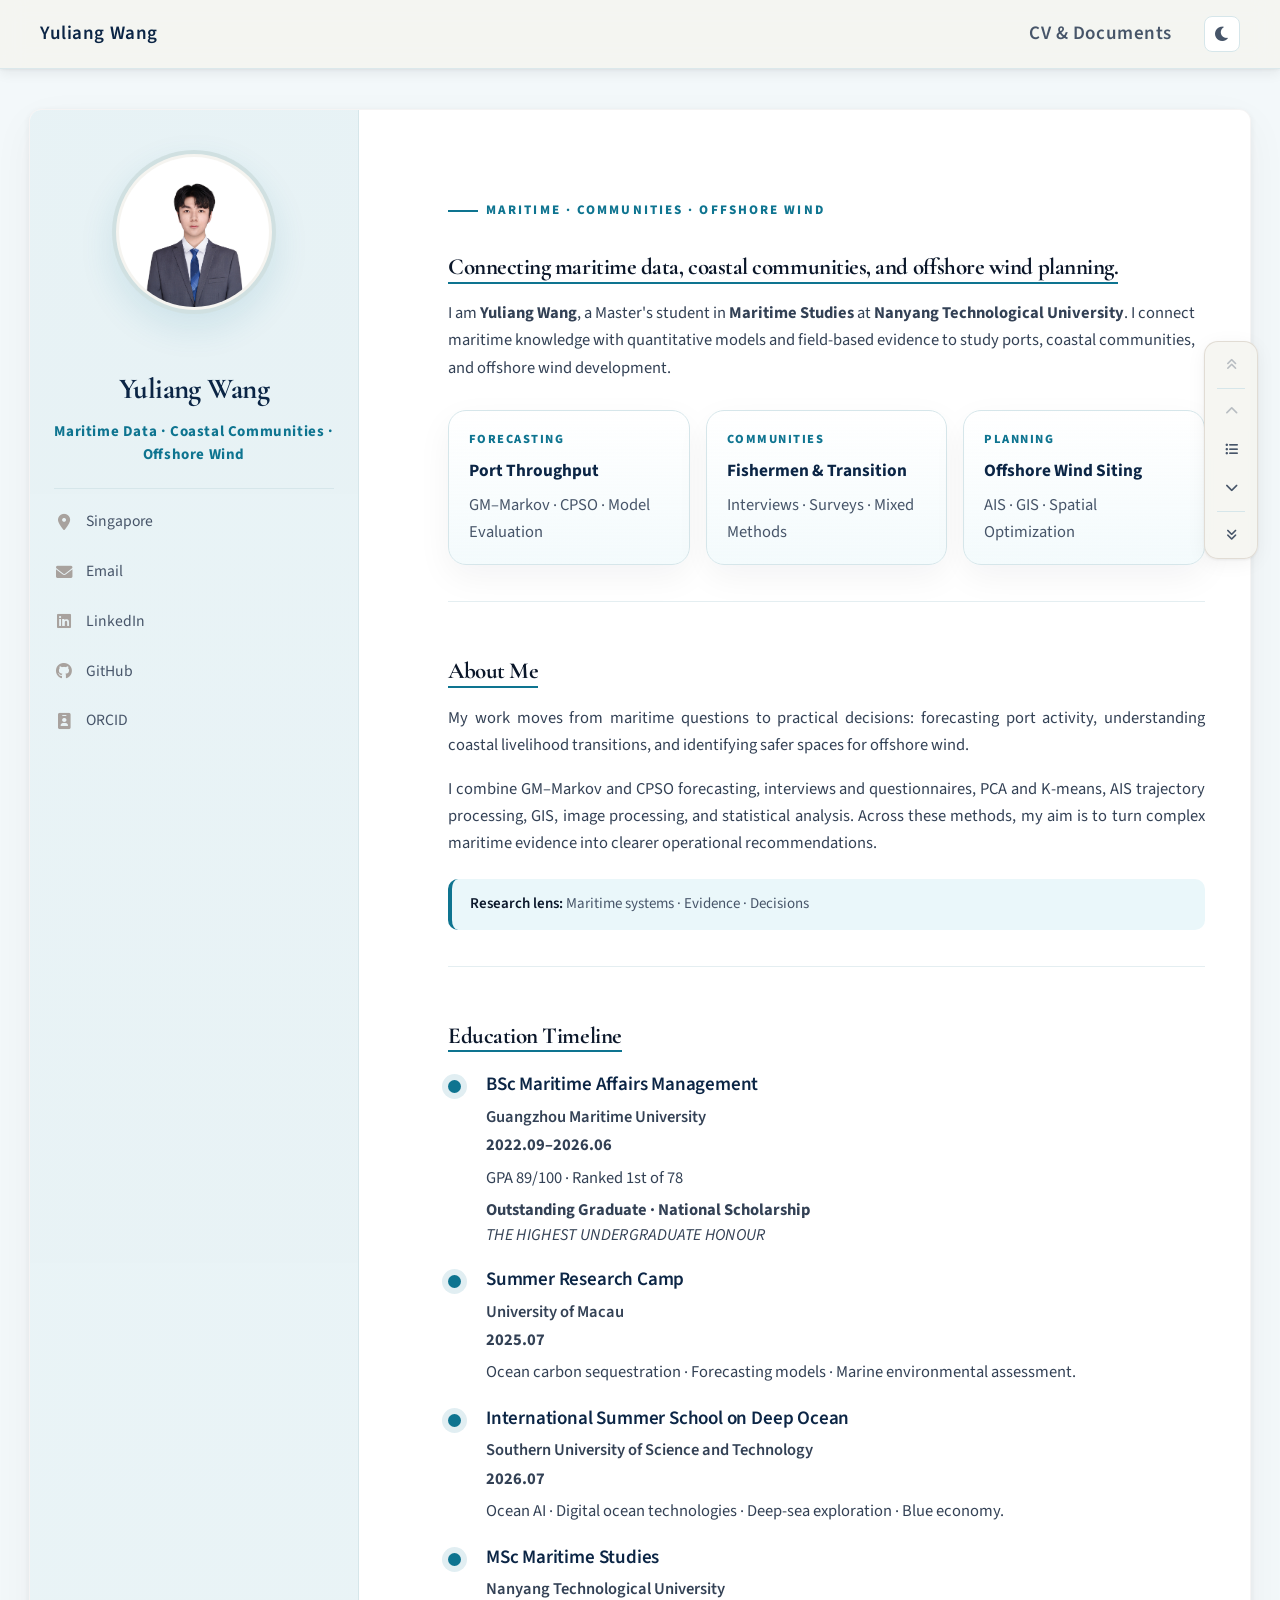
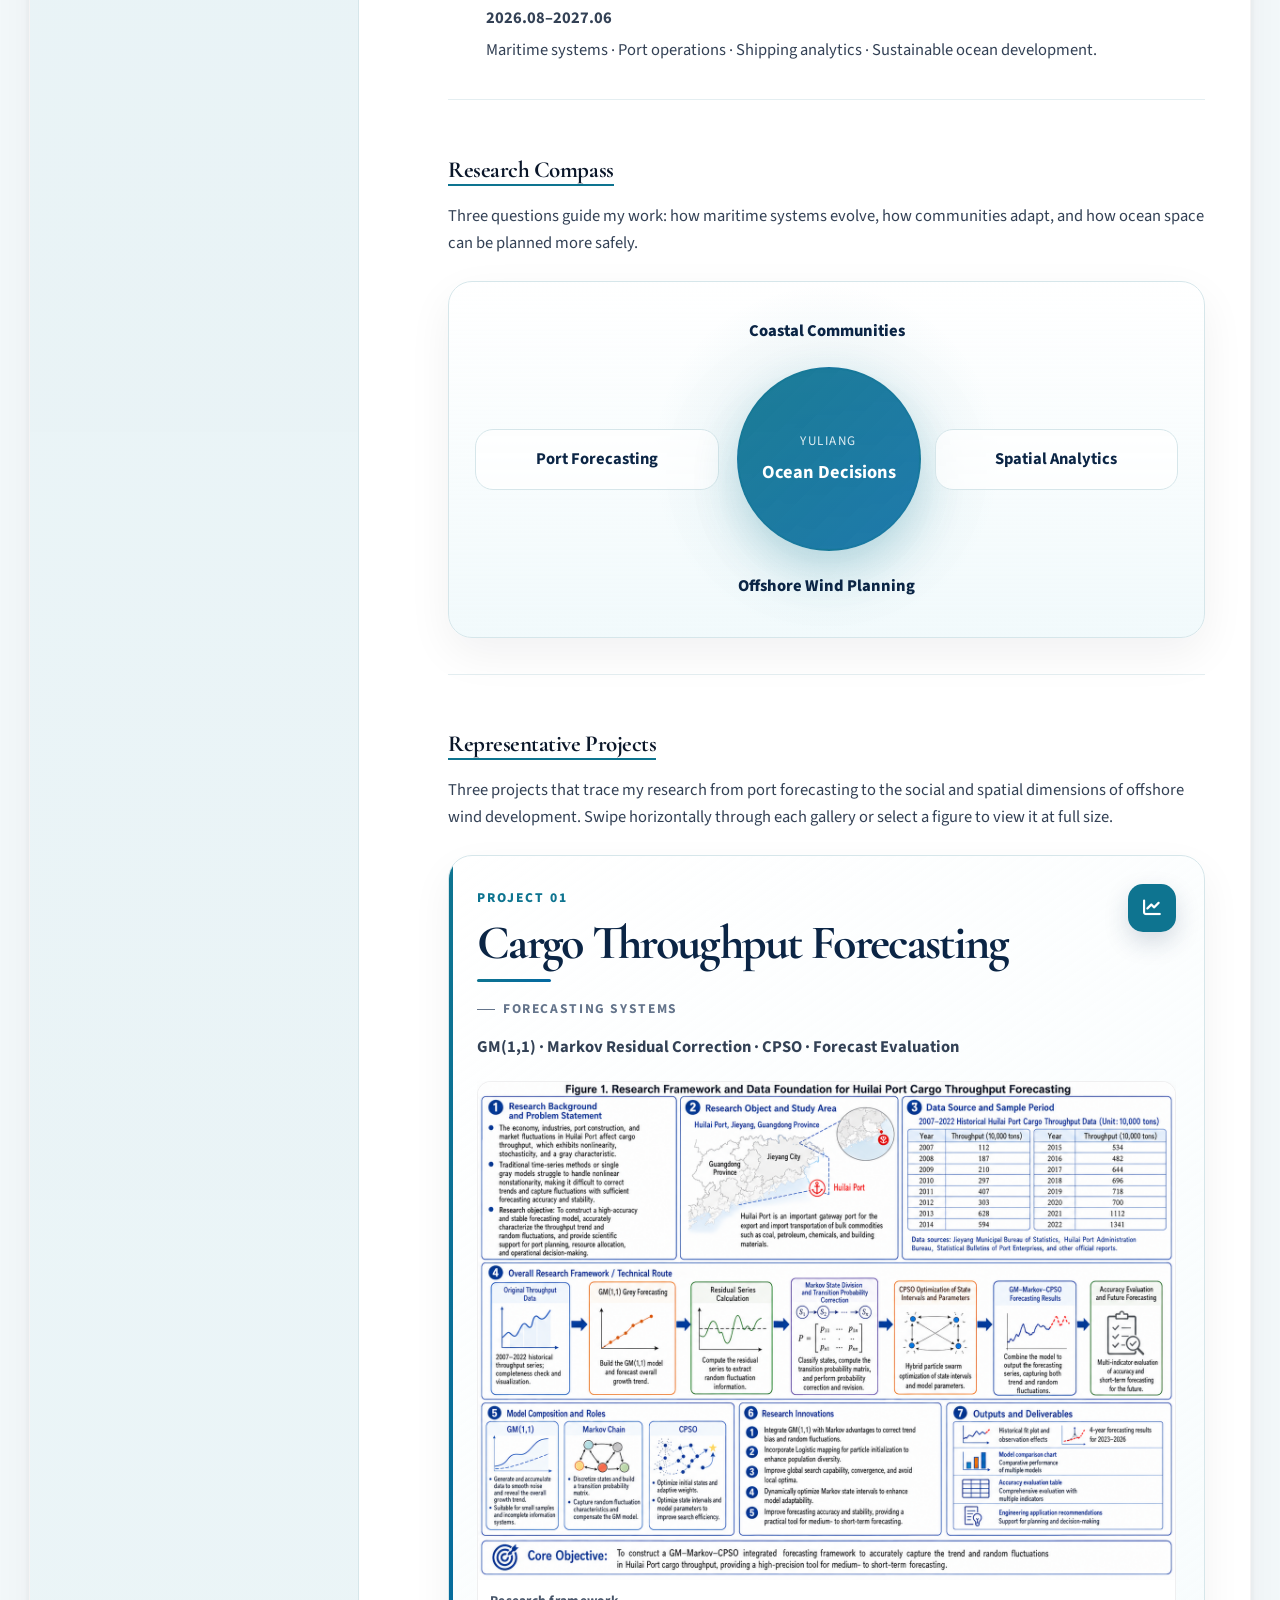
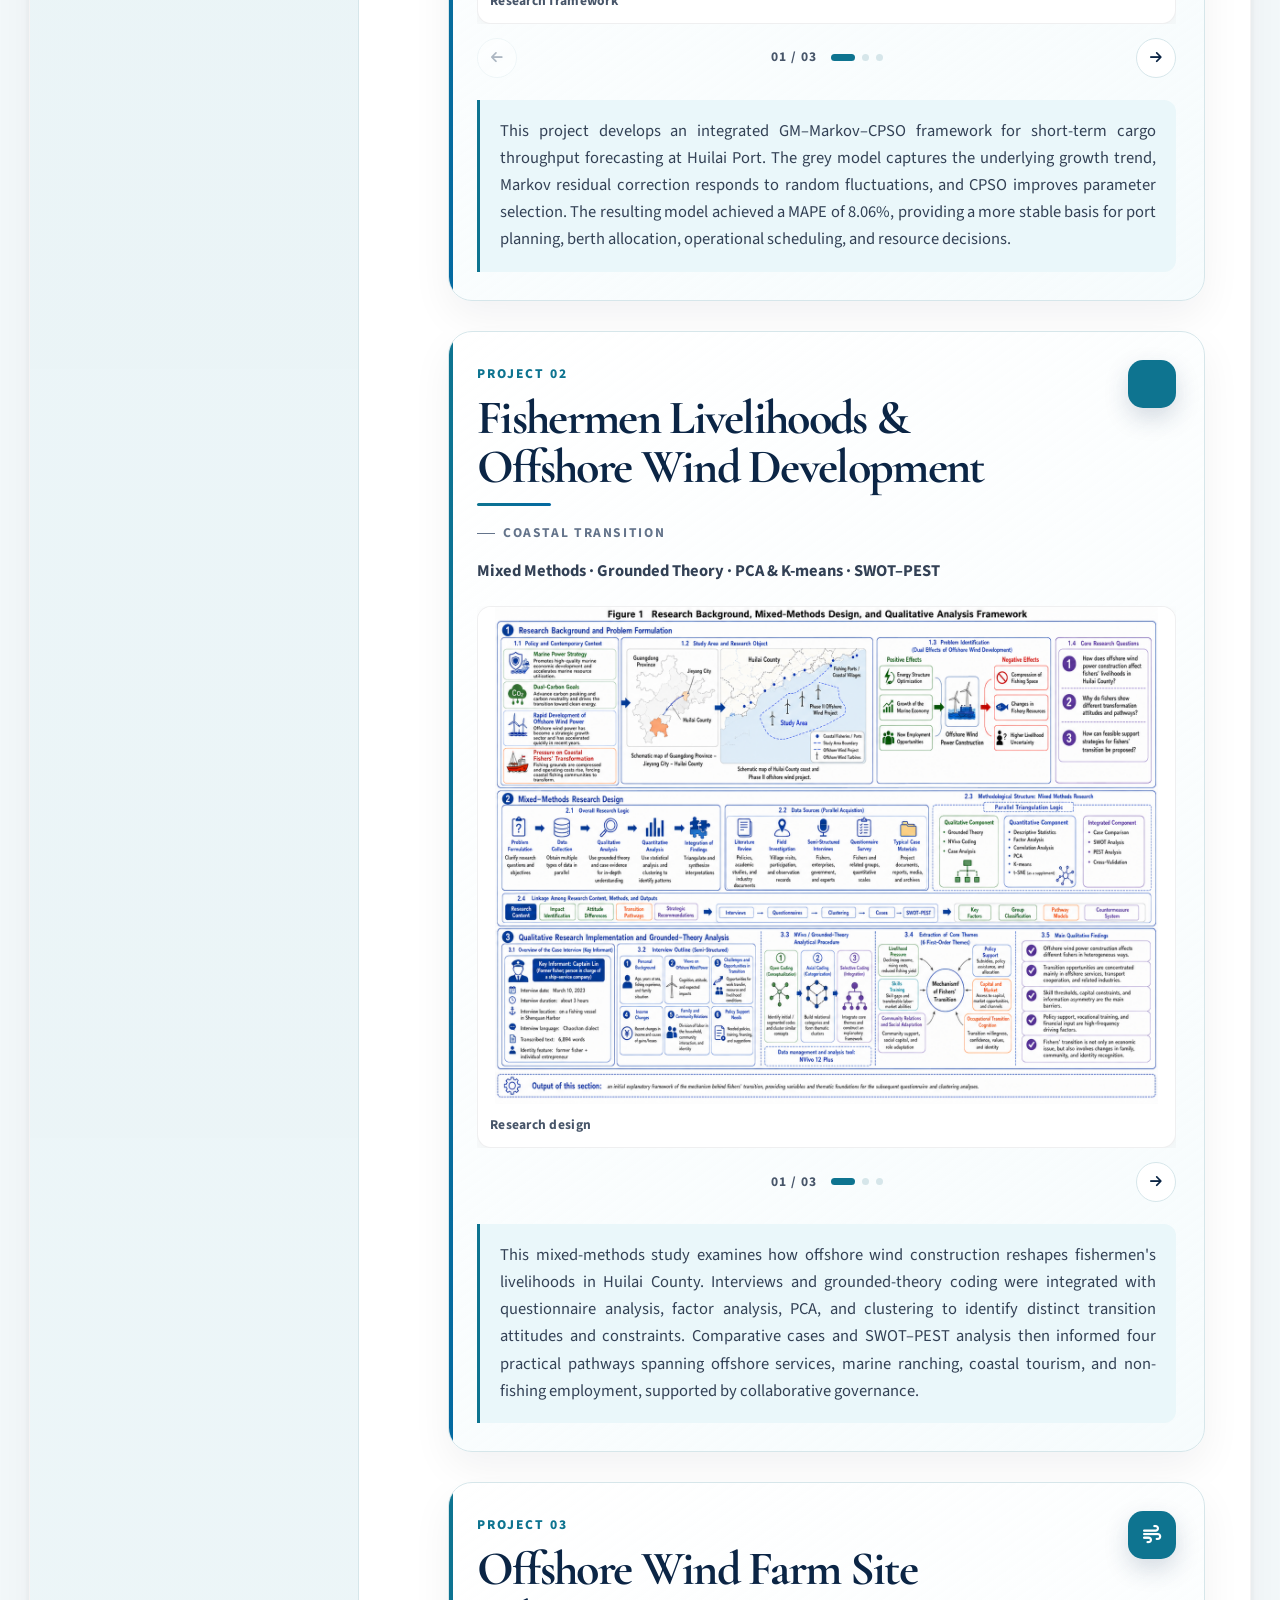
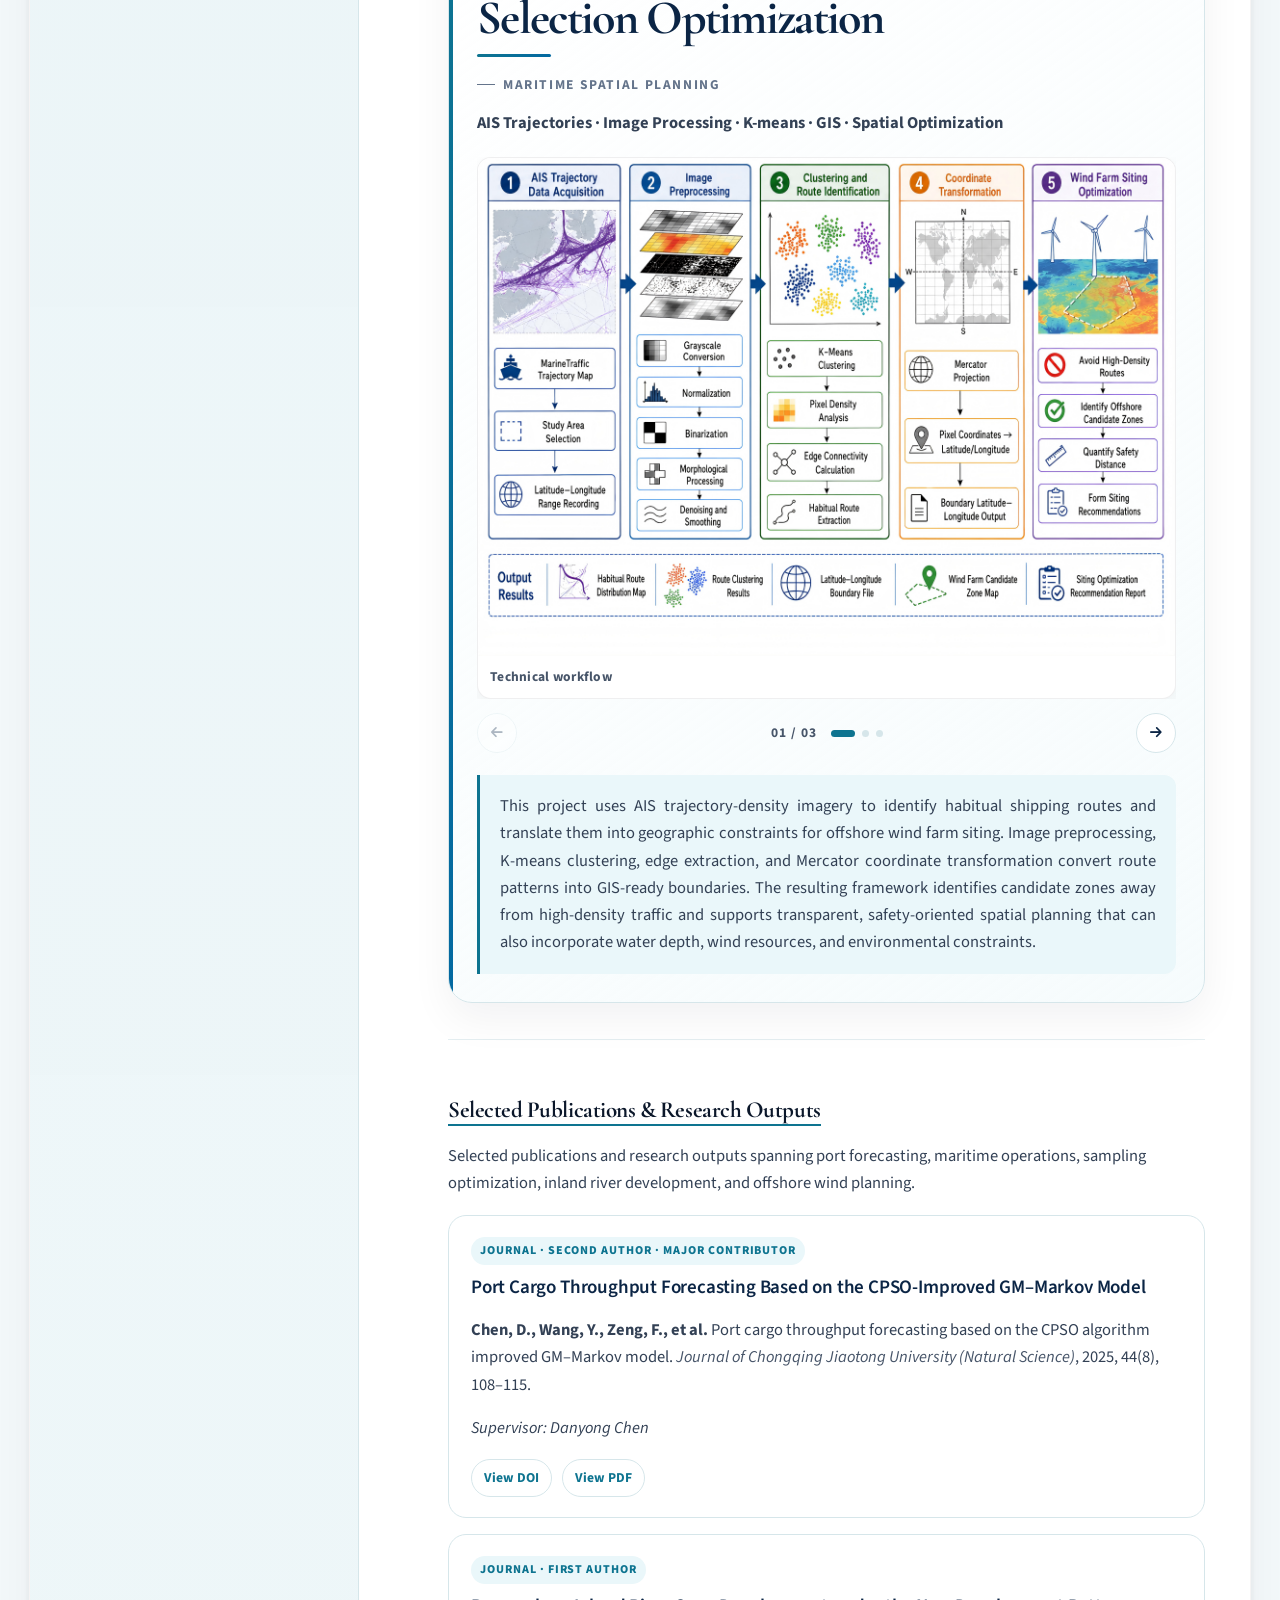
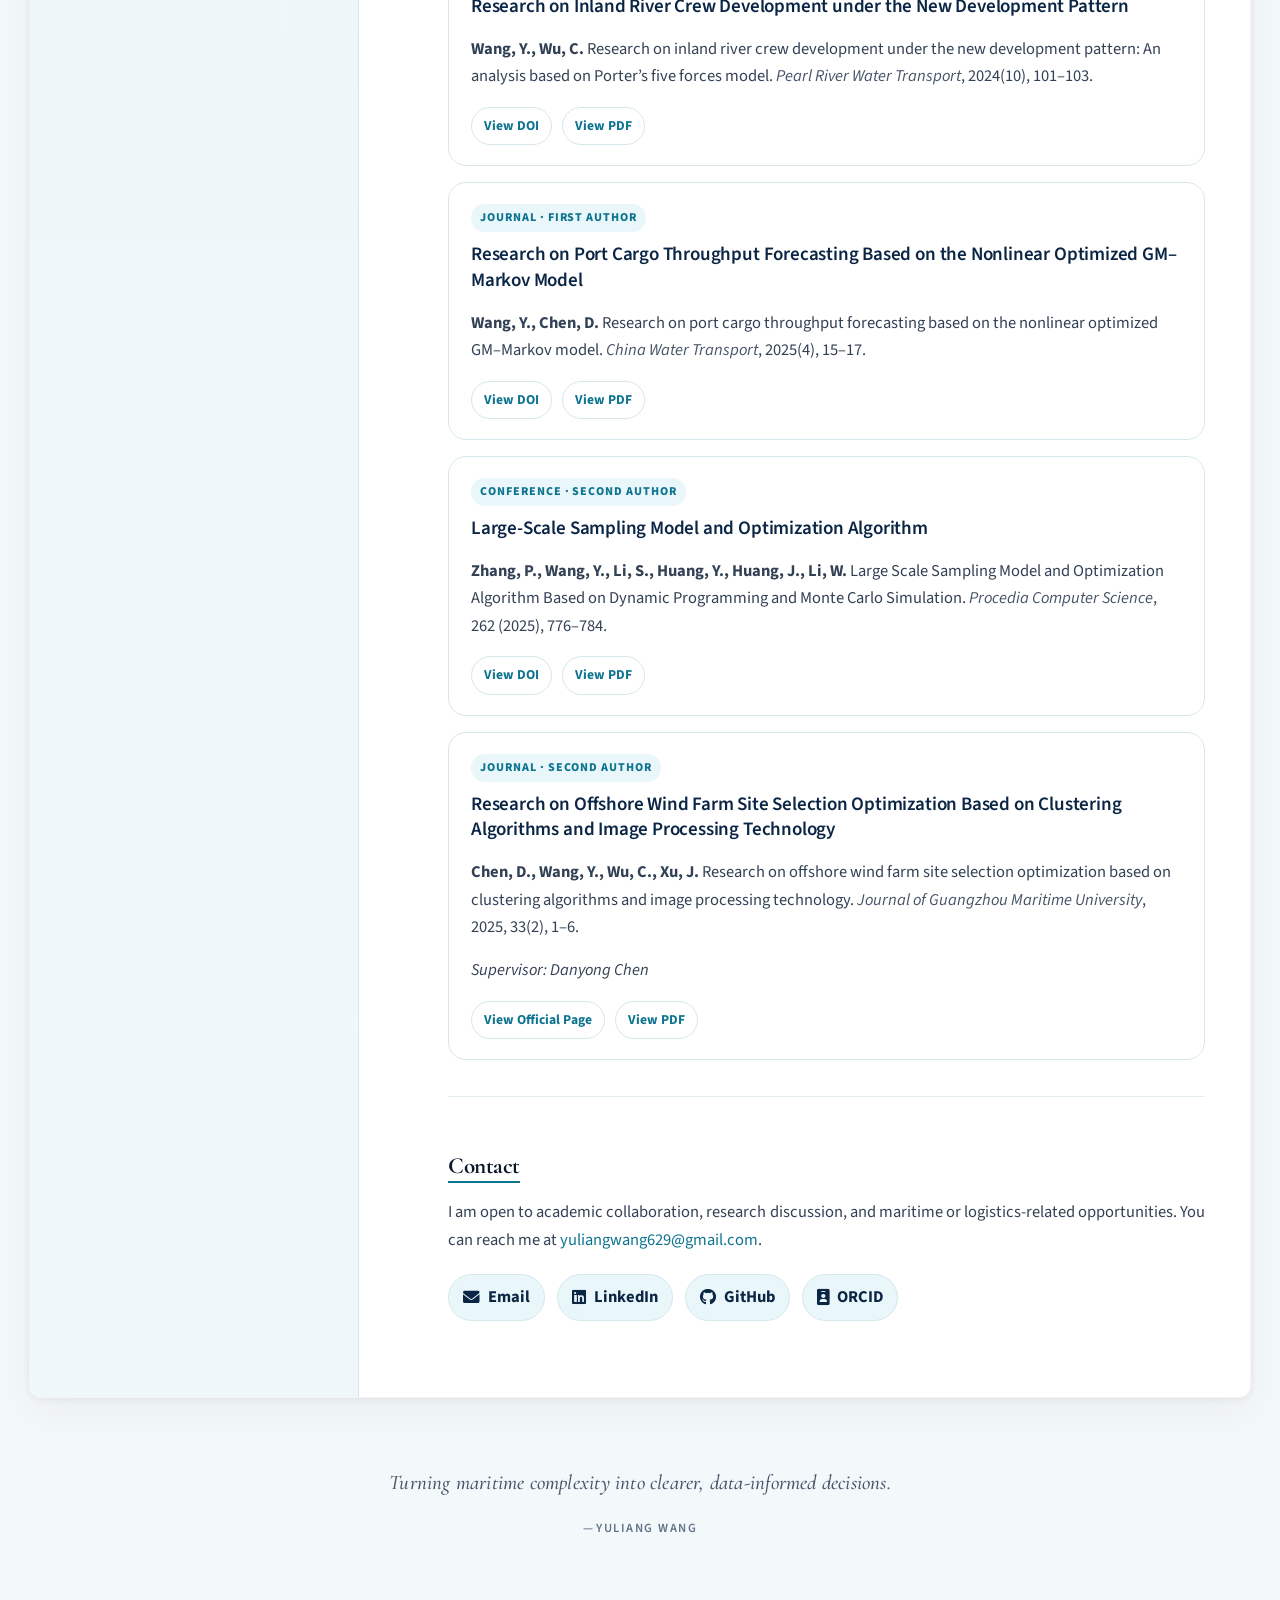
<file: index.html>
<!DOCTYPE html>
<html lang="en">
<head>
    <meta charset="UTF-8">
    <meta name="viewport" content="width=device-width, initial-scale=1.0">
    <meta 
        name="description" 
        content="Yuliang Wang — MSc Maritime Studies student at Nanyang Technological University researching port forecasting, coastal livelihoods, and offshore wind planning."
    >
    <meta name="author" content="Yuliang Wang">
    <meta 
        name="keywords" 
        content="Yuliang Wang, Maritime Studies, Port Forecasting, Coastal Communities, Offshore Wind, AIS, GIS, Maritime Data Analytics, Nanyang Technological University"
    >

    <title>Yuliang Wang — Maritime Data Portfolio</title>

    <meta property="og:type" content="website">
    <meta property="og:site_name" content="Yuliang Wang">
    <meta property="og:title" content="Yuliang Wang — Maritime Data Portfolio">
    <meta property="og:description" content="Maritime data analytics · Coastal communities · Offshore wind planning">
    <meta property="og:url" content="https://love-ovo.github.io/">
    <meta property="og:image" content="https://love-ovo.github.io/images/profile.jpg">

    <meta name="twitter:card" content="summary_large_image">
    <meta name="twitter:title" content="Yuliang Wang — Maritime Data Portfolio">
    <meta name="twitter:description" content="Research across port forecasting, coastal communities, and offshore wind planning.">
    <meta name="twitter:image" content="https://love-ovo.github.io/images/profile.jpg">

    <link rel="canonical" href="https://love-ovo.github.io/">
    <link rel="icon" type="image/jpeg" href="images/profile.jpg">

    <script>
        (function () {
            var t = localStorage.getItem('theme');
            if (!t) t = window.matchMedia('(prefers-color-scheme: dark)').matches ? 'dark' : 'light';
            document.documentElement.setAttribute('data-theme', t);
        })();
    </script>

    <link rel="stylesheet" href="style.css">

    <link rel="preconnect" href="https://fonts.googleapis.com">
    <link rel="preconnect" href="https://fonts.gstatic.com" crossorigin>
    <link 
        href="https://fonts.googleapis.com/css2?family=Cormorant+Garamond:ital,wght@0,500;0,600;0,700;1,400;1,500&family=Source+Sans+3:ital,wght@0,400;0,600;0,700&display=swap" 
        rel="stylesheet"
    >

    <link 
        rel="stylesheet" 
        href="https://cdnjs.cloudflare.com/ajax/libs/font-awesome/6.0.0-beta3/css/all.min.css"
    >
</head>

<body>

    <!-- Header -->
    <header class="main-header">
        <div class="header-content">
            <h1 class="site-title">
                <a href="index.html">Yuliang Wang</a>
            </h1>

            <nav class="main-nav">
                <ul>
                    <li><a href="cv%26ps.html">CV &amp; Documents</a></li>
                    <li>
                        <button 
                            type="button" 
                            id="theme-toggle" 
                            class="theme-toggle" 
                            aria-label="Toggle dark mode" 
                            title="Dark mode"
                        >
                            <i class="fas fa-moon" aria-hidden="true"></i>
                        </button>
                    </li>
                </ul>
            </nav>
        </div>
    </header>


    <!-- Main Layout -->
    <div class="container">

        <!-- Left Sidebar -->
        <aside class="left-column">
            <div class="profile-section">
               <img 
                      src="images/profile.jpg" 
                            alt="Yuliang Wang profile photo" 
                                       class="profile-photo"
                >

                <h2>Yuliang Wang</h2>

                <p class="profile-tagline">
                    Maritime Data · Coastal Communities · Offshore Wind
                </p>
            </div>

            <nav class="contact-info">
                <ul>
                    <li class="contact-location">
                        <i class="fas fa-map-marker-alt" aria-hidden="true"></i>
                        Singapore
                    </li>

                    <li>
                        <a href="mailto:yuliangwang629@gmail.com" aria-label="Email">
                            <i class="fas fa-envelope" aria-hidden="true"></i>
                            <span class="contact-label">Email</span>
                        </a>
                    </li>

                    <li>
                        <a 
                            href="https://www.linkedin.com/in/yuliang-wang-b16153350" 
                            target="_blank" 
                            rel="noopener noreferrer" 
                            aria-label="LinkedIn"
                        >
                            <i class="fab fa-linkedin" aria-hidden="true"></i>
                            <span class="contact-label">LinkedIn</span>
                        </a>
                    </li>

                    <li>
                        <a 
                            href="https://github.com/love-ovo" 
                            target="_blank" 
                            rel="noopener noreferrer" 
                            aria-label="GitHub"
                        >
                            <i class="fab fa-github" aria-hidden="true"></i>
                            <span class="contact-label">GitHub</span>
                        </a>
                    </li>

                    <li>
                        <a 
                            href="https://orcid.org/0009-0007-7998-3853" 
                            target="_blank" 
                            rel="noopener noreferrer" 
                            aria-label="ORCID"
                        >
                            <i class="fas fa-id-badge" aria-hidden="true"></i>
                            <span class="contact-label">ORCID</span>
                        </a>
                    </li>
                </ul>
            </nav>
        </aside>


        <!-- Right Content -->
        <main class="right-column">

            <!-- Hero Dashboard -->
            <section class="section-block hero-dashboard" id="home">
                <div class="hero-kicker">
                    Maritime · Communities · Offshore Wind
                </div>

                <h2 class="hero-title">
                    Connecting maritime data, coastal communities, and offshore wind planning.
                </h2>

                <p class="hero-text">
                    I am <strong>Yuliang Wang</strong>, a Master's student in 
                    <strong>Maritime Studies</strong> at <strong>Nanyang Technological University</strong>. 
                    I connect maritime knowledge with quantitative models and field-based evidence to study
                    ports, coastal communities, and offshore wind development.
                </p>

                <div class="dashboard-grid">
                    <div class="dashboard-card">
                        <span class="dashboard-label">Forecasting</span>
                        <strong>Port Throughput</strong>
                        <p>GM–Markov · CPSO · Model Evaluation</p>
                    </div>

                    <div class="dashboard-card">
                        <span class="dashboard-label">Communities</span>
                        <strong>Fishermen &amp; Transition</strong>
                        <p>Interviews · Surveys · Mixed Methods</p>
                    </div>

                    <div class="dashboard-card">
                        <span class="dashboard-label">Planning</span>
                        <strong>Offshore Wind Siting</strong>
                        <p>AIS · GIS · Spatial Optimization</p>
                    </div>
                </div>
            </section>


            <!-- About Me -->
            <section class="section-block" id="about-me">
                <h2>About Me</h2>

                <p class="text-justify">
                    My work moves from maritime questions to practical decisions: forecasting port activity,
                    understanding coastal livelihood transitions, and identifying safer spaces for offshore wind.
                </p>

                <p class="text-justify">
                    I combine GM–Markov and CPSO forecasting, interviews and questionnaires, PCA and K-means,
                    AIS trajectory processing, GIS, image processing, and statistical analysis. Across these methods,
                    my aim is to turn complex maritime evidence into clearer operational recommendations.
                </p>

                <div class="callout-box">
                    <strong>Research lens:</strong> Maritime systems · Evidence · Decisions
                </div>
            </section>


            <!-- Education Timeline -->
            <section class="section-block" id="timeline">
                <h2>Education Timeline</h2>

                <div class="timeline">
                    <div class="timeline-entry">
                        <span class="timeline-dot"></span>
                        <div>
                            <h3>BSc Maritime Affairs Management</h3>
                            <p class="timeline-meta">Guangzhou Maritime University</p>
                            <p class="timeline-date">2022.09–2026.06</p>
                            <p class="timeline-achievement">GPA 89/100 · Ranked 1st of 78</p>
                            <p class="timeline-honours"><strong>Outstanding Graduate · National Scholarship</strong></p>
                            <p class="timeline-honours-note">The Highest Undergraduate Honour</p>
                        </div>
                    </div>

                    <div class="timeline-entry">
                        <span class="timeline-dot"></span>
                        <div>
                            <h3>Summer Research Camp</h3>
                            <p class="timeline-meta">University of Macau</p>
                            <p class="timeline-date">2025.07</p>
                            <p class="timeline-achievement">Ocean carbon sequestration · Forecasting models · Marine environmental assessment.</p>
                        </div>
                    </div>

                    <div class="timeline-entry">
                        <span class="timeline-dot"></span>
                        <div>
                            <h3>International Summer School on Deep Ocean</h3>
                            <p class="timeline-meta">Southern University of Science and Technology</p>
                            <p class="timeline-date">2026.07</p>
                            <p class="timeline-achievement">Ocean AI · Digital ocean technologies · Deep-sea exploration · Blue economy.</p>
                        </div>
                    </div>

                    <div class="timeline-entry">
                        <span class="timeline-dot"></span>
                        <div>
                            <h3>MSc Maritime Studies</h3>
                            <p class="timeline-meta">Nanyang Technological University</p>
                            <p class="timeline-date">2026.08–2027.06</p>
                            <p class="timeline-achievement">Maritime systems · Port operations · Shipping analytics · Sustainable ocean development.</p>
                        </div>
                    </div>
                </div>
            </section>


            <!-- Research Compass -->
            <section class="section-block" id="research-compass">
                <h2>Research Compass</h2>

                <p class="section-intro">
                    Three questions guide my work: how maritime systems evolve, how communities adapt, and how ocean space can be planned more safely.
                </p>

                <div class="compass-card">
                    <div class="compass-top">Coastal Communities</div>

                    <div class="compass-middle">
                        <div class="compass-side">Port Forecasting</div>

                        <div class="compass-center">
                            <span>Yuliang</span>
                            <strong>Ocean Decisions</strong>
                        </div>

                        <div class="compass-side">Spatial Analytics</div>
                    </div>

                    <div class="compass-bottom">Offshore Wind Planning</div>
                </div>
            </section>


            <!-- Projects -->
            <section class="section-block" id="projects">
                <h2>Representative Projects</h2>

                <p class="section-intro projects-intro">
                    Three projects that trace my research from port forecasting to the social and spatial dimensions
                    of offshore wind development. Swipe horizontally through each gallery or select a figure to view it at full size.
                </p>

                <div class="featured-projects">
                    <article class="featured-project" aria-labelledby="project-cargo-title">
                        <header class="featured-project__header">
                            <div>
                                <span class="project-index">Project 01</span>
                                <h3 id="project-cargo-title">Cargo Throughput Forecasting</h3>
                                <span class="project-category">Forecasting Systems</span>
                            </div>
                            <span class="featured-project__icon" aria-hidden="true">
                                <i class="fas fa-chart-line"></i>
                            </span>
                        </header>

                        <p class="project-tags">GM(1,1) · Markov Residual Correction · CPSO · Forecast Evaluation</p>

                        <div class="project-gallery" aria-label="Cargo throughput forecasting figures">
                            <button class="project-figure" type="button" data-lightbox-src="images/projects/cargo-throughput-1.png" data-lightbox-alt="Research framework and data foundation for Huilai Port cargo throughput forecasting">
                                <img src="images/projects/cargo-throughput-1.png" alt="Research framework and data foundation for Huilai Port cargo throughput forecasting" loading="lazy" decoding="async">
                                <span>Research framework</span>
                            </button>
                            <button class="project-figure" type="button" data-lightbox-src="images/projects/cargo-throughput-2.png" data-lightbox-alt="GM–Markov–CPSO model construction and optimization process">
                                <img src="images/projects/cargo-throughput-2.png" alt="GM–Markov–CPSO model construction and optimization process" loading="lazy" decoding="async">
                                <span>Model construction</span>
                            </button>
                            <button class="project-figure" type="button" data-lightbox-src="images/projects/cargo-throughput-3.png" data-lightbox-alt="Prediction results, validation, and future cargo throughput forecasting">
                                <img src="images/projects/cargo-throughput-3.png" alt="Prediction results, validation, and future cargo throughput forecasting" loading="lazy" decoding="async">
                                <span>Results and validation</span>
                            </button>
                        </div>

                        <p class="project-summary">
                            This project develops an integrated GM–Markov–CPSO framework for short-term cargo throughput
                            forecasting at Huilai Port. The grey model captures the underlying growth trend, Markov residual
                            correction responds to random fluctuations, and CPSO improves parameter selection. The resulting
                            model achieved a MAPE of 8.06%, providing a more stable basis for port planning, berth allocation,
                            operational scheduling, and resource decisions.
                        </p>
                    </article>

                    <article class="featured-project" aria-labelledby="project-fisher-title">
                        <header class="featured-project__header">
                            <div>
                                <span class="project-index">Project 02</span>
                                <h3 id="project-fisher-title">Fishermen Livelihoods &amp; Offshore Wind Development</h3>
                                <span class="project-category">Coastal Transition</span>
                            </div>
                            <span class="featured-project__icon" aria-hidden="true">
                                <i class="fas fa-people-group"></i>
                            </span>
                        </header>

                        <p class="project-tags">Mixed Methods · Grounded Theory · PCA &amp; K-means · SWOT–PEST</p>

                        <div class="project-gallery" aria-label="Fishermen livelihoods and offshore wind development figures">
                            <button class="project-figure" type="button" data-lightbox-src="images/projects/fisher-wind-1.png" data-lightbox-alt="Research background, mixed-methods design, and qualitative analysis framework">
                                <img src="images/projects/fisher-wind-1.png" alt="Research background, mixed-methods design, and qualitative analysis framework" loading="lazy" decoding="async">
                                <span>Research design</span>
                            </button>
                            <button class="project-figure" type="button" data-lightbox-src="images/projects/fisher-wind-2.png" data-lightbox-alt="Questionnaire statistics, PCA clustering, and differences among fisher groups">
                                <img src="images/projects/fisher-wind-2.png" alt="Questionnaire statistics, PCA clustering, and differences among fisher groups" loading="lazy" decoding="async">
                                <span>Quantitative analysis</span>
                            </button>
                            <button class="project-figure" type="button" data-lightbox-src="images/projects/fisher-wind-3.png" data-lightbox-alt="Case comparison and strategic recommendations for fishers' livelihood transition">
                                <img src="images/projects/fisher-wind-3.png" alt="Case comparison and strategic recommendations for fishers' livelihood transition" loading="lazy" decoding="async">
                                <span>Transition pathways</span>
                            </button>
                        </div>

                        <p class="project-summary">
                            This mixed-methods study examines how offshore wind construction reshapes fishermen's livelihoods
                            in Huilai County. Interviews and grounded-theory coding were integrated with questionnaire analysis,
                            factor analysis, PCA, and clustering to identify distinct transition attitudes and constraints.
                            Comparative cases and SWOT–PEST analysis then informed four practical pathways spanning offshore
                            services, marine ranching, coastal tourism, and non-fishing employment, supported by collaborative governance.
                        </p>
                    </article>

                    <article class="featured-project" aria-labelledby="project-site-title">
                        <header class="featured-project__header">
                            <div>
                                <span class="project-index">Project 03</span>
                                <h3 id="project-site-title">Offshore Wind Farm Site Selection Optimization</h3>
                                <span class="project-category">Maritime Spatial Planning</span>
                            </div>
                            <span class="featured-project__icon" aria-hidden="true">
                                <i class="fas fa-wind"></i>
                            </span>
                        </header>

                        <p class="project-tags">AIS Trajectories · Image Processing · K-means · GIS · Spatial Optimization</p>

                        <div class="project-gallery" aria-label="Offshore wind farm site selection optimization figures">
                            <button class="project-figure" type="button" data-lightbox-src="images/projects/wind-site-1.png" data-lightbox-alt="Workflow from AIS trajectory acquisition to offshore wind farm siting optimization">
                                <img src="images/projects/wind-site-1.png" alt="Workflow from AIS trajectory acquisition to offshore wind farm siting optimization" loading="lazy" decoding="async">
                                <span>Technical workflow</span>
                            </button>
                            <button class="project-figure" type="button" data-lightbox-src="images/projects/wind-site-2.png" data-lightbox-alt="AIS route-density preprocessing, clustering, and route-boundary identification">
                                <img src="images/projects/wind-site-2.png" alt="AIS route-density preprocessing, clustering, and route-boundary identification" loading="lazy" decoding="async">
                                <span>Route identification</span>
                            </button>
                            <button class="project-figure" type="button" data-lightbox-src="images/projects/wind-site-3.png" data-lightbox-alt="Coordinate transformation and offshore wind farm siting recommendations for Yangjiang">
                                <img src="images/projects/wind-site-3.png" alt="Coordinate transformation and offshore wind farm siting recommendations for Yangjiang" loading="lazy" decoding="async">
                                <span>Siting recommendations</span>
                            </button>
                        </div>

                        <p class="project-summary">
                            This project uses AIS trajectory-density imagery to identify habitual shipping routes and translate
                            them into geographic constraints for offshore wind farm siting. Image preprocessing, K-means clustering,
                            edge extraction, and Mercator coordinate transformation convert route patterns into GIS-ready boundaries.
                            The resulting framework identifies candidate zones away from high-density traffic and supports transparent,
                            safety-oriented spatial planning that can also incorporate water depth, wind resources, and environmental constraints.
                        </p>
                    </article>
                </div>
            </section>


            <!-- Publications -->
            <section class="section-block" id="publications">
                <h2>Selected Publications &amp; Research Outputs</h2>

                <p class="section-intro">
                    Selected publications and research outputs spanning port forecasting, maritime operations,
                    sampling optimization, inland river development, and offshore wind planning.
                </p>

                <div class="publication-list">
                    <article class="publication-card">
                        <span class="pub-badge">Journal · Second Author · Major Contributor</span>
                        <h3>Port Cargo Throughput Forecasting Based on the CPSO-Improved GM–Markov Model</h3>
                        <p>
                            <strong>Chen, D., Wang, Y., Zeng, F., et al.</strong>
                            Port cargo throughput forecasting based on the CPSO algorithm improved GM–Markov model.
                            <em>Journal of Chongqing Jiaotong University (Natural Science)</em>, 2025, 44(8), 108–115.
                        </p>
                        <p class="publication-supervisor">Supervisor: Danyong Chen</p>
                        <div class="publication-links">
                            <a href="https://doi.org/10.3969/j.issn.1674-0696.2025.08.14" target="_blank" rel="noopener noreferrer">View DOI</a>
                            <a href="assets/paper-cpso-gm-markov.pdf" target="_blank" rel="noopener noreferrer">View PDF</a>
                        </div>
                    </article>

                    <article class="publication-card">
                        <span class="pub-badge">Journal · First Author</span>
                        <h3>Research on Inland River Crew Development under the New Development Pattern</h3>
                        <p>
                            <strong>Wang, Y., Wu, C.</strong> Research on inland river crew development under the new development pattern:
                            An analysis based on Porter’s five forces model.
                            <em>Pearl River Water Transport</em>, 2024(10), 101–103.
                        </p>
                        <div class="publication-links">
                            <a href="https://doi.org/10.14125/j.cnki.zjsy.2024.20.032" target="_blank" rel="noopener noreferrer">View DOI</a>
                            <a href="assets/paper-inland-river-crew.pdf" target="_blank" rel="noopener noreferrer">View PDF</a>
                        </div>
                    </article>

                    <article class="publication-card">
                        <span class="pub-badge">Journal · First Author</span>
                        <h3>Research on Port Cargo Throughput Forecasting Based on the Nonlinear Optimized GM–Markov Model</h3>
                        <p>
                            <strong>Wang, Y., Chen, D.</strong> Research on port cargo throughput forecasting based on the nonlinear optimized GM–Markov model.
                            <em>China Water Transport</em>, 2025(4), 15–17.
                        </p>
                        <div class="publication-links">
                            <a href="https://doi.org/10.13646/j.cnki.42-1395/u.2025.04.006" target="_blank" rel="noopener noreferrer">View DOI</a>
                            <a href="assets/paper-shenzhen-port-gm-markov.pdf" target="_blank" rel="noopener noreferrer">View PDF</a>
                        </div>
                    </article>

                    <article class="publication-card">
                        <span class="pub-badge">Conference · Second Author</span>
                        <h3>Large-Scale Sampling Model and Optimization Algorithm</h3>
                        <p>
                            <strong>Zhang, P., Wang, Y., Li, S., Huang, Y., Huang, J., Li, W.</strong>
                            Large Scale Sampling Model and Optimization Algorithm Based on Dynamic Programming and Monte Carlo Simulation.
                            <em>Procedia Computer Science</em>, 262 (2025), 776–784.
                        </p>
                        <div class="publication-links">
                            <a href="https://doi.org/10.1016/j.procs.2025.05.110" target="_blank" rel="noopener noreferrer">View DOI</a>
                            <a href="assets/paper-large-scale-sampling.pdf" target="_blank" rel="noopener noreferrer">View PDF</a>
                        </div>
                    </article>

                    <article class="publication-card">
                        <span class="pub-badge">Journal · Second Author</span>
                        <h3>Research on Offshore Wind Farm Site Selection Optimization Based on Clustering Algorithms and Image Processing Technology</h3>
                        <p>
                            <strong>Chen, D., Wang, Y., Wu, C., Xu, J.</strong>
                            Research on offshore wind farm site selection optimization based on clustering algorithms and image processing technology.
                            <em>Journal of Guangzhou Maritime University</em>, 2025, 33(2), 1–6.
                        </p>
                        <p class="publication-supervisor">Supervisor: Danyong Chen</p>
                        <div class="publication-links">
                            <a href="https://ghzk.cbpt.cnki.net/portal/journal/portal/client/paper/5de754def29c905f310d25df010607b0" target="_blank" rel="noopener noreferrer">View Official Page</a>
                            <a href="assets/paper-offshore-wind-site-selection.pdf" target="_blank" rel="noopener noreferrer">View PDF</a>
                        </div>
                    </article>
                </div>
            </section>


            <!-- Contact -->
            <section class="section-block" id="contact">
                <h2>Contact</h2>

                <p class="text-justify">
                    I am open to academic collaboration, research discussion, and maritime or logistics-related opportunities.
                    You can reach me at 
                    <a href="mailto:yuliangwang629@gmail.com">yuliangwang629@gmail.com</a>.
                </p>

                <div class="contact-buttons">
                    <a href="mailto:yuliangwang629@gmail.com">
                        <i class="fas fa-envelope" aria-hidden="true"></i>
                        Email
                    </a>

                    <a href="https://www.linkedin.com/in/yuliang-wang-b16153350" target="_blank" rel="noopener noreferrer">
                        <i class="fab fa-linkedin" aria-hidden="true"></i>
                        LinkedIn
                    </a>

                    <a href="https://github.com/love-ovo" target="_blank" rel="noopener noreferrer">
                        <i class="fab fa-github" aria-hidden="true"></i>
                        GitHub
                    </a>

                    <a href="https://orcid.org/0009-0007-7998-3853" target="_blank" rel="noopener noreferrer">
                        <i class="fas fa-id-badge" aria-hidden="true"></i>
                        ORCID
                    </a>
                </div>
            </section>

        </main>
    </div>


    <!-- Floating Section Navigation -->
    <nav class="section-jumper" aria-label="Page sections">
        <button 
            type="button" 
            class="section-jumper__handle" 
            aria-label="Open page navigation" 
            aria-expanded="false"
        >
            <i class="fas fa-grip-lines-vertical" aria-hidden="true"></i>
        </button>

        <div class="section-jumper__panel">
            <button 
                type="button" 
                class="section-jumper__btn section-jumper__btn--edge" 
                data-action="top" 
                aria-label="Back to top"
            >
                <i class="fas fa-angles-up" aria-hidden="true"></i>
            </button>

            <span class="section-jumper__divider" aria-hidden="true"></span>

            <button 
                type="button" 
                class="section-jumper__btn" 
                data-dir="prev" 
                aria-label="Previous section"
            >
                <i class="fas fa-chevron-up" aria-hidden="true"></i>
            </button>

            <div class="section-jumper__menu">
                <button 
                    type="button" 
                    class="section-jumper__toggle" 
                    aria-expanded="false" 
                    aria-haspopup="true" 
                    aria-controls="section-jumper-list" 
                    aria-label="Jump to section" 
                    title="Sections"
                >
                    <i class="fas fa-list-ul" aria-hidden="true"></i>
                </button>

                <ul class="section-jumper__dropdown" id="section-jumper-list" hidden>
                    <li><a href="#home">Home</a></li>
                    <li><a href="#about-me">About</a></li>
                    <li><a href="#research-compass">Compass</a></li>
                    <li><a href="#projects">Projects</a></li>
                    <li><a href="#publications">Publications</a></li>
                    <li><a href="#timeline">Timeline</a></li>
                    <li><a href="#contact">Contact</a></li>
                </ul>
            </div>

            <button 
                type="button" 
                class="section-jumper__btn" 
                data-dir="next" 
                aria-label="Next section"
            >
                <i class="fas fa-chevron-down" aria-hidden="true"></i>
            </button>

            <span class="section-jumper__divider" aria-hidden="true"></span>

            <button 
                type="button" 
                class="section-jumper__btn section-jumper__btn--edge" 
                data-action="bottom" 
                aria-label="Back to bottom"
            >
                <i class="fas fa-angles-down" aria-hidden="true"></i>
            </button>
        </div>
    </nav>


    <!-- Footer -->
    <footer class="site-footer">
        <blockquote class="site-quote">
            <p class="site-quote__text">
                Turning maritime complexity into clearer, data-informed decisions.
            </p>
            <footer class="site-quote__attrib">Yuliang Wang</footer>
        </blockquote>
    </footer>


    <script src="script.js"></script>
</body>
</html>
</file>
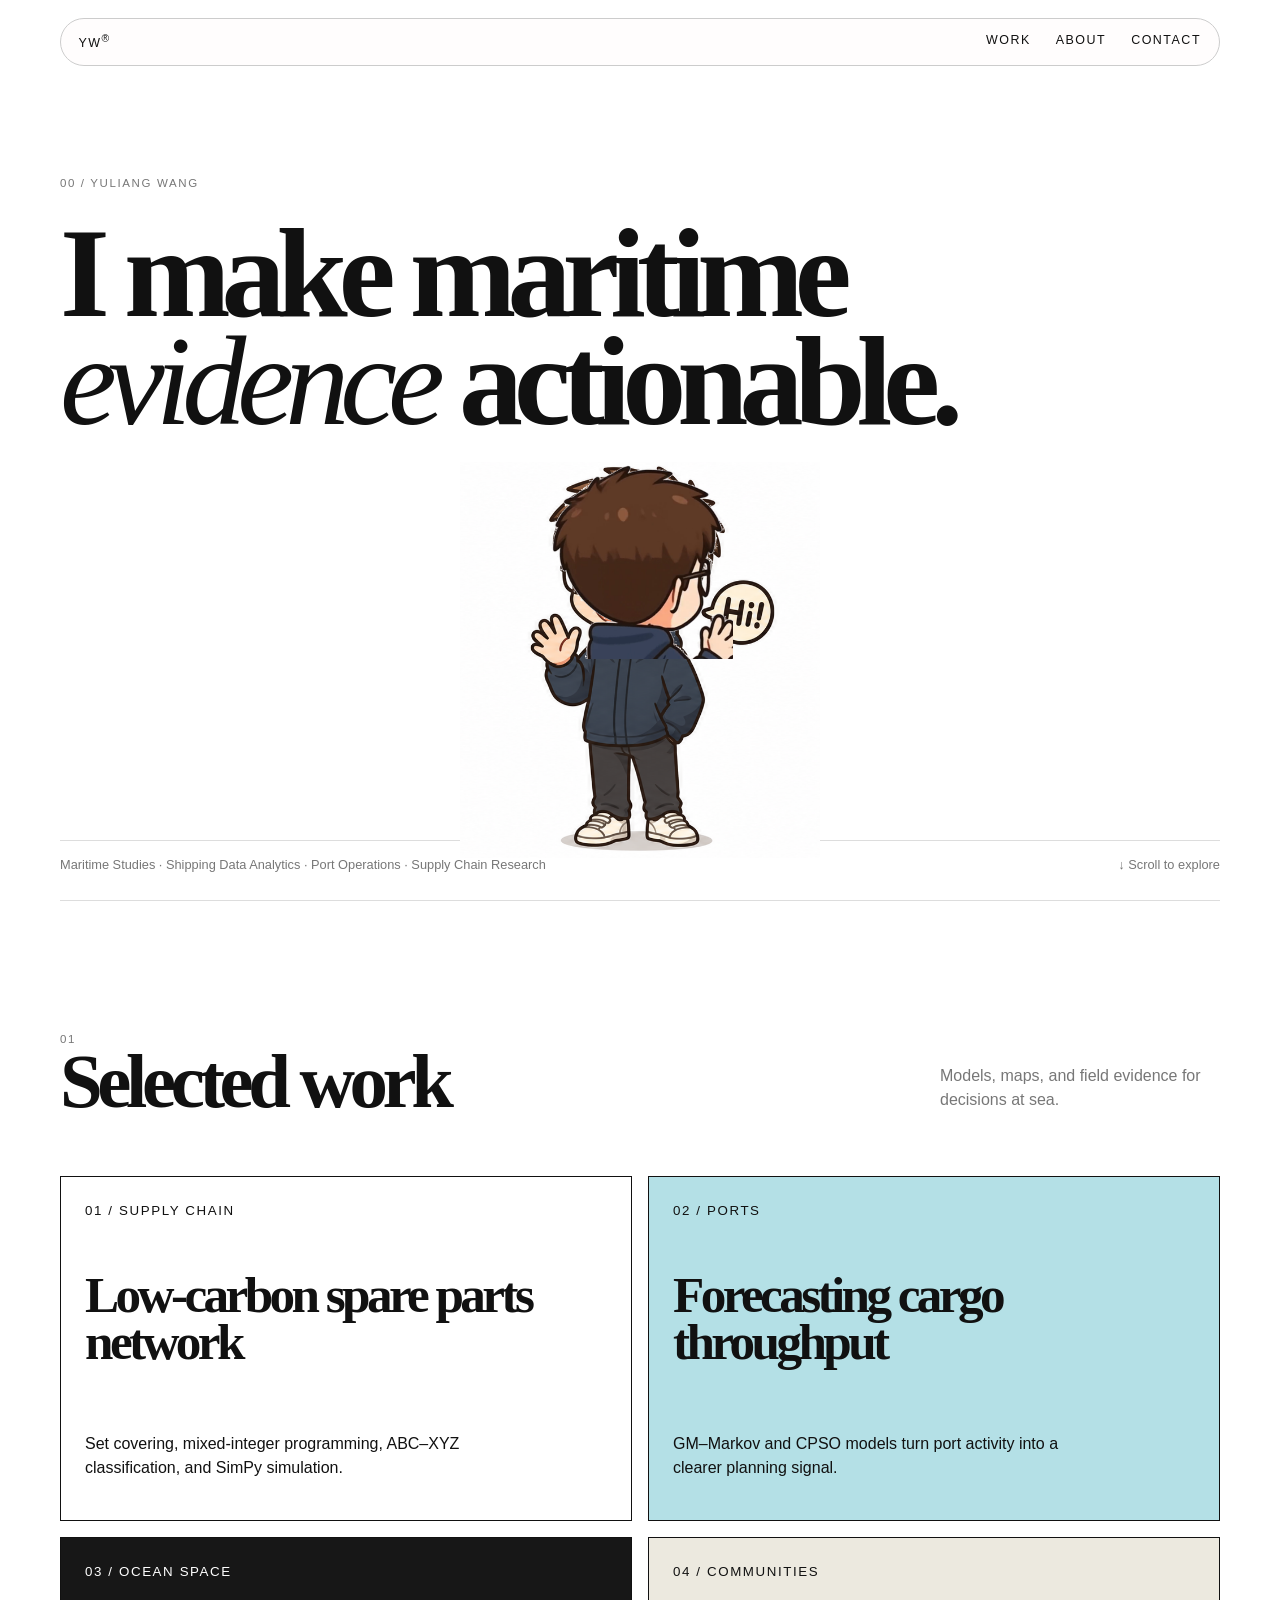
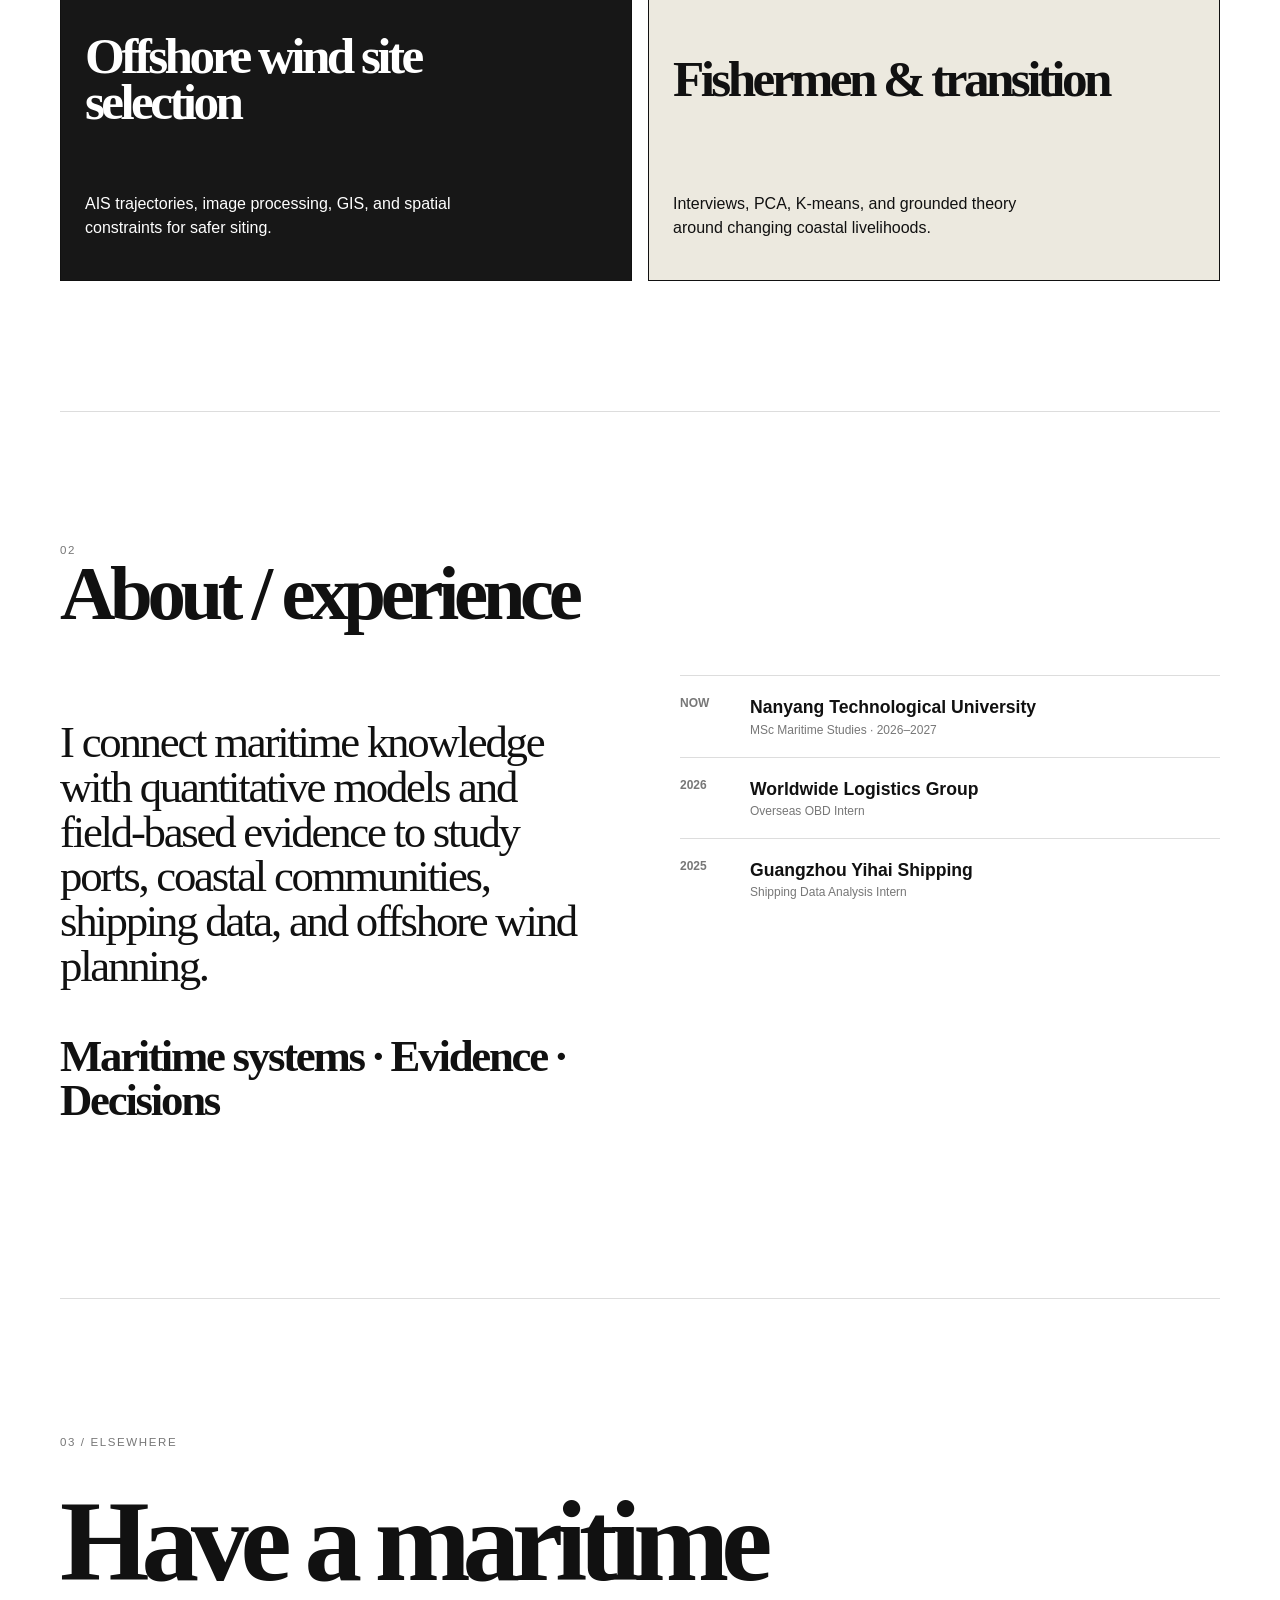
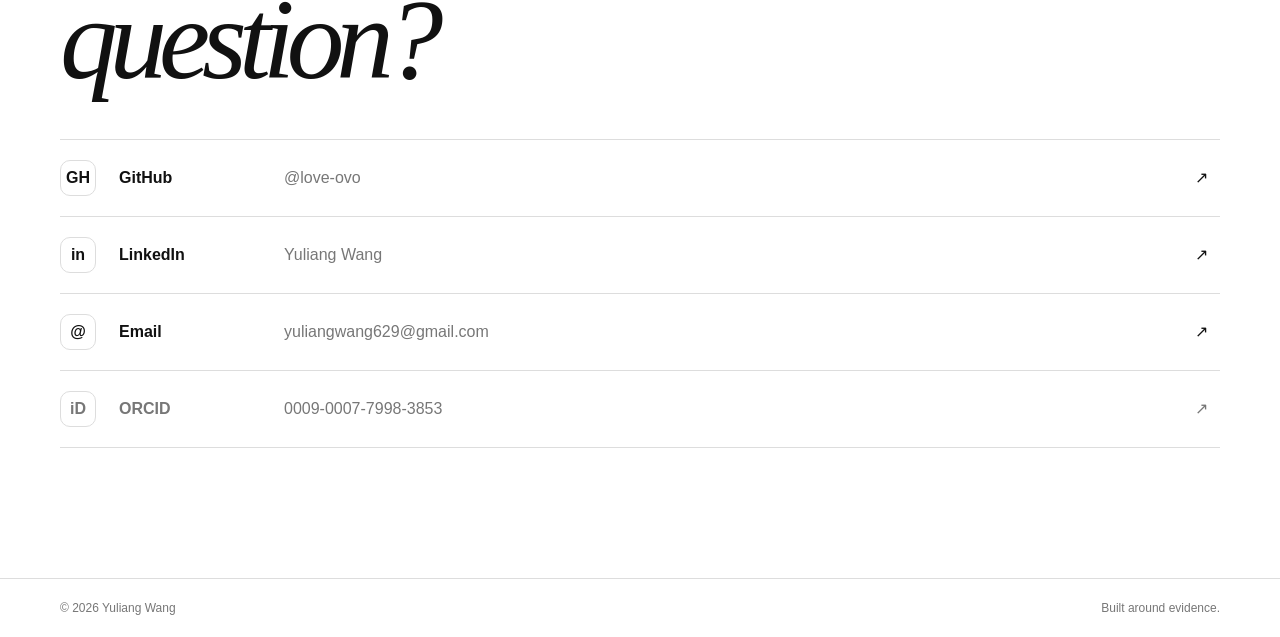
<file: new-site/index.html>
<!doctype html><html lang="en"><head><meta charset="UTF-8"><meta name="viewport" content="width=device-width,initial-scale=1"><title>Yuliang Wang / Maritime Evidence</title><link rel="stylesheet" href="style.css"></head><body><header><a href="#top">YW<sup>®</sup></a><nav><a href="#work">Work</a><a href="#about">About</a><a href="#contact">Contact</a></nav></header><main id="top"><section class="hero"><small>00 / YULIANG WANG</small><h1>I make maritime<br><i>evidence</i> actionable.</h1><div class="character"><video src="motion/head-turn-360.mp4" muted playsinline preload="metadata"></video></div><div class="hero-meta"><span>Maritime Studies · Shipping Data Analytics · Port Operations · Supply Chain Research</span><a href="#work">↓ Scroll to explore</a></div></section><section id="work"><div class="label">01</div><div class="section-title"><h2>Selected work</h2><p>Models, maps, and field evidence for decisions at sea.</p></div><div class="cards"><article><small>01 / SUPPLY CHAIN</small><h3>Low-carbon spare parts network</h3><p>Set covering, mixed-integer programming, ABC–XYZ classification, and SimPy simulation.</p></article><article class="blue"><small>02 / PORTS</small><h3>Forecasting cargo throughput</h3><p>GM–Markov and CPSO models turn port activity into a clearer planning signal.</p></article><article class="dark"><small>03 / OCEAN SPACE</small><h3>Offshore wind site selection</h3><p>AIS trajectories, image processing, GIS, and spatial constraints for safer siting.</p></article><article class="paper"><small>04 / COMMUNITIES</small><h3>Fishermen &amp; transition</h3><p>Interviews, PCA, K-means, and grounded theory around changing coastal livelihoods.</p></article></div></section><section id="about"><div class="label">02</div><div class="section-title"><h2>About / experience</h2></div><div class="about"><p>I connect maritime knowledge with quantitative models and field-based evidence to study ports, coastal communities, shipping data, and offshore wind planning.<br><br><b>Maritime systems · Evidence · Decisions</b></p><div class="timeline"><div><b>NOW</b><strong>Nanyang Technological University</strong><span>MSc Maritime Studies · 2026–2027</span></div><div><b>2026</b><strong>Worldwide Logistics Group</strong><span>Overseas OBD Intern</span></div><div><b>2025</b><strong>Guangzhou Yihai Shipping</strong><span>Shipping Data Analysis Intern</span></div></div></div></section><section id="contact"><small>03 / ELSEWHERE</small><h2>Have a maritime<br><i>question?</i></h2><div class="contacts"><a href="https://github.com/love-ovo" target="_blank"><b>GH</b><strong>GitHub</strong><span>@love-ovo</span>↗</a><a href="https://www.linkedin.com/in/yuliang-wang-b16153350" target="_blank"><b>in</b><strong>LinkedIn</strong><span>Yuliang Wang</span>↗</a><a href="mailto:yuliangwang629@gmail.com"><b>@</b><strong>Email</strong><span>yuliangwang629@gmail.com</span>↗</a><a href="https://orcid.org/0009-0007-7998-3853" target="_blank"><b>iD</b><strong>ORCID</strong><span>0009-0007-7998-3853</span>↗</a></div></section></main><footer>© 2026 Yuliang Wang <span>Built around evidence.</span></footer><script src="script.js"></script></body></html>
</file>
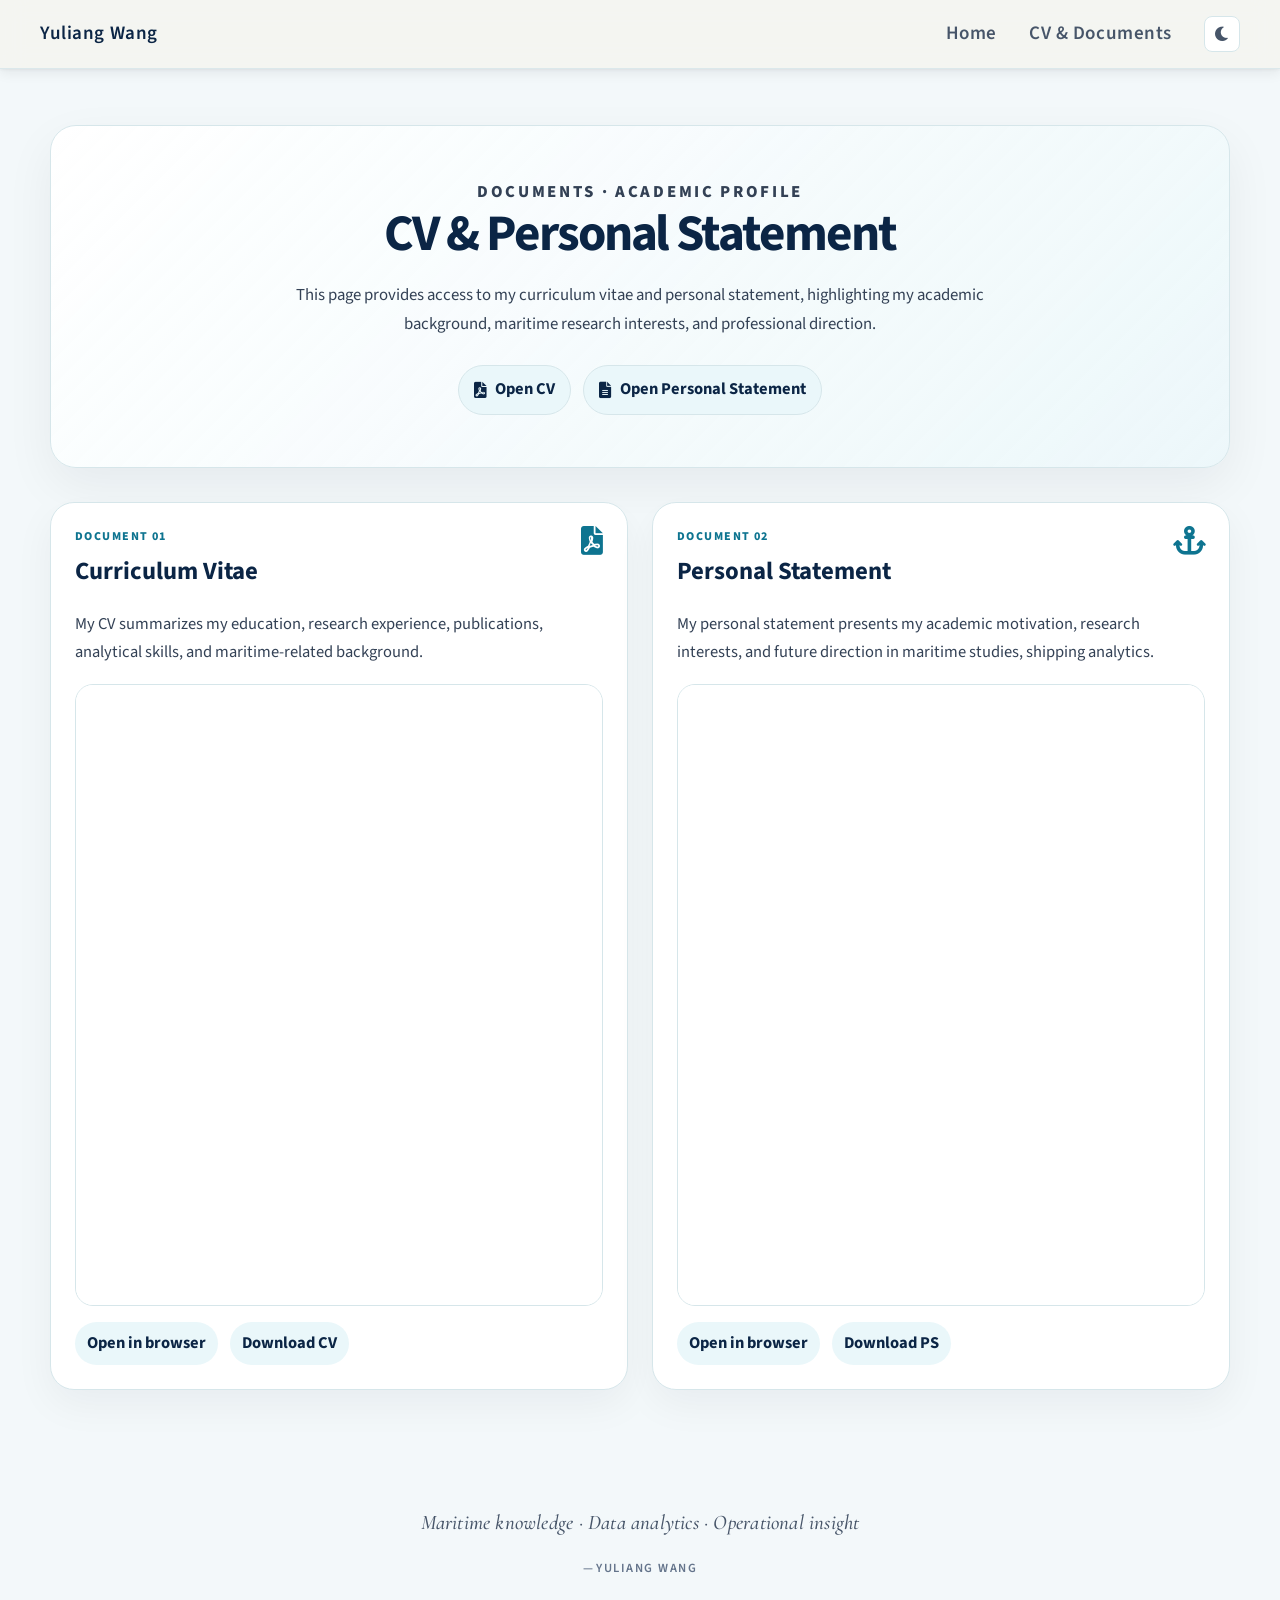
<file: cv&ps.html>
<!DOCTYPE html>
<html lang="en">
<head>
    <meta charset="UTF-8">
    <meta name="viewport" content="width=device-width, initial-scale=1.0">
    <meta 
        name="description" 
        content="CV and Personal Statement — Yuliang Wang, MSc Maritime Studies student at Nanyang Technological University."
    >
    <meta name="author" content="Yuliang Wang">

    <title>Yuliang Wang — CV & Documents</title>

    <meta property="og:type" content="website">
    <meta property="og:site_name" content="Yuliang Wang">
    <meta property="og:title" content="Yuliang Wang — CV & Documents">
    <meta property="og:description" content="Curriculum Vitae and Personal Statement of Yuliang Wang.">
    <meta property="og:url" content="https://love-ovo.github.io/cv&ps.html">
    <meta property="og:image" content="https://avatars.githubusercontent.com/u/194566439?v=4">

    <link rel="canonical" href="https://love-ovo.github.io/cv&ps.html">
    <link rel="icon" type="image/jpeg" href="images/profile.jpg">

    <script>
        (function () {
            var t = localStorage.getItem('theme');
            if (!t) t = window.matchMedia('(prefers-color-scheme: dark)').matches ? 'dark' : 'light';
            document.documentElement.setAttribute('data-theme', t);
        })();
    </script>

    <link rel="stylesheet" href="style.css">

    <link rel="preconnect" href="https://fonts.googleapis.com">
    <link rel="preconnect" href="https://fonts.gstatic.com" crossorigin>
    <link 
        href="https://fonts.googleapis.com/css2?family=Cormorant+Garamond:ital,wght@0,500;0,600;0,700;1,400;1,500&family=Source+Sans+3:ital,wght@0,400;0,600;0,700&display=swap" 
        rel="stylesheet"
    >

    <link 
        rel="stylesheet" 
        href="https://cdnjs.cloudflare.com/ajax/libs/font-awesome/6.0.0-beta3/css/all.min.css"
    >
</head>

<body>

    <header class="main-header">
        <div class="header-content">
            <h1 class="site-title">
                <a href="index.html">Yuliang Wang</a>
            </h1>

            <nav class="main-nav">
                <ul>
                    <li><a href="index.html">Home</a></li>
                    <li><a href="cv&ps.html">CV & Documents</a></li>
                    <li>
                        <button 
                            type="button" 
                            id="theme-toggle" 
                            class="theme-toggle" 
                            aria-label="Toggle dark mode" 
                            title="Dark mode"
                        >
                            <i class="fas fa-moon" aria-hidden="true"></i>
                        </button>
                    </li>
                </ul>
            </nav>
        </div>
    </header>


    <main class="documents-page">

        <section class="documents-hero">
            <p class="documents-kicker">Documents · Academic Profile</p>

            <h1>CV & Personal Statement</h1>

            <p>
                This page provides access to my curriculum vitae and personal statement, 
                highlighting my academic background, maritime research interests, and professional direction.
            </p>

            <div class="document-actions">
                <a href="assets/CV.pdf" target="_blank" rel="noopener noreferrer">
                    <i class="fas fa-file-pdf" aria-hidden="true"></i>
                    Open CV
                </a>

                <a href="assets/PS.pdf" target="_blank" rel="noopener noreferrer">
                    <i class="fas fa-file-alt" aria-hidden="true"></i>
                    Open Personal Statement
                </a>
            </div>
        </section>


        <section class="documents-grid">

            <article class="document-card">
                <div class="document-card-header">
                    <div>
                        <span class="document-label">Document 01</span>
                        <h2>Curriculum Vitae</h2>
                    </div>

                    <i class="fas fa-file-pdf document-icon" aria-hidden="true"></i>
                </div>

                <p>
                    My CV summarizes my education, research experience, publications, 
                    analytical skills, and maritime-related background.
                </p>

                <div class="pdf-frame">
                    <iframe 
                        src="assets/CV.pdf" 
                        title="Yuliang Wang Curriculum Vitae"
                    ></iframe>
                </div>

                <div class="document-links">
                    <a href="assets/CV.pdf" target="_blank" rel="noopener noreferrer">
                        Open in browser
                    </a>

                    <a href="assets/CV.pdf" download>
                        Download CV
                    </a>
                </div>
            </article>


            <article class="document-card">
                <div class="document-card-header">
                    <div>
                        <span class="document-label">Document 02</span>
                        <h2>Personal Statement</h2>
                    </div>

                    <i class="fas fa-anchor document-icon" aria-hidden="true"></i>
                </div>

                <p>
                    My personal statement presents my academic motivation, research interests, 
                    and future direction in maritime studies, shipping analytics.
                </p>

                <div class="pdf-frame">
                    <iframe 
                        src="assets/PS.pdf" 
                        title="Yuliang Wang Personal Statement"
                    ></iframe>
                </div>

                <div class="document-links">
                    <a href="assets/PS.pdf" target="_blank" rel="noopener noreferrer">
                        Open in browser
                    </a>

                    <a href="assets/PS.pdf" download>
                        Download PS
                    </a>
                </div>
            </article>

        </section>

    </main>


    <footer class="site-footer">
        <blockquote class="site-quote">
            <p class="site-quote__text">
                Maritime knowledge · Data analytics · Operational insight
            </p>
            <footer class="site-quote__attrib">Yuliang Wang</footer>
        </blockquote>
    </footer>


    <script src="script.js"></script>
</body>
</html>
</file>
<file: style.css>
:root,
[data-theme="light"] {
    --bg-base: #F3F0E9;
    --bg-surface: #F5F4F0;
    --bg-sidebar: #ECECE8;
    --bg-callout: #E8E7E2;
    --text-primary: #1C1917;
    --text-body: #3F3F46;
    --text-secondary: #52525B;
    --text-muted: #71717A;
    --text-heading: #27272A;
    --link: #2C5282;
    --link-hover: #B45309;
    --accent: #1E3A5F;
    --accent-border: #1E3A5F;
    --accent-line-width: 2px;
    --callout-line-width: 3px;
    --border: #DDD8CF;
    --border-light: #E8E4DC;
    --header-bg: rgba(245, 244, 240, 0.82);
    --header-border: rgba(221, 216, 207, 0.85);
    --shadow-sm: rgba(24, 24, 27, 0.05);
    --shadow-md: rgba(24, 24, 27, 0.07);
    --shadow-warm-wide: rgba(60, 50, 40, 0.045);
    --shadow-warm-near: rgba(60, 50, 40, 0.065);
    --icon-muted: #A8A29E;
    --scrollbar-track: #ECECE8;
    --scrollbar-thumb: #C6C0B6;
    --scrollbar-thumb-hover: #A8A29E;
    --bg-pattern-opacity: 1;
    --bg-pattern-filter: sepia(0.08) saturate(0.95);
    --photo-bg: #F5F4F0;
    --iframe-bg: #F5F4F0;
    --media-bg: #ffffff;
    --media-border: rgba(39, 39, 42, 0.07);
    --font-display: 'Cormorant Garamond', Georgia, 'Times New Roman', serif;
    --font-display-weight: 700;
    --font-body: 'Source Sans 3', 'Segoe UI', system-ui, sans-serif;
    --text-xs: 0.84375rem;
    --text-sm: 0.9375rem;
    --text-base: 1.03125rem;
    --text-lg: 1.1875rem;
    --text-xl: 1.4375rem;
    --text-2xl: 1.6875rem;
    --leading-tight: 1.25;
    --leading-snug: 1.35;
    --leading-normal: 1.65;
    --leading-meta: 1.6;
    --tracking-tight: -0.02em;
    --tracking-snug: -0.01em;
    --tracking-caps: 0.12em;
}

[data-theme="dark"] {
    /* Warm editorial dark — mirrors light mode's slate + amber, not flat navy */
    --bg-base: #1a1816;
    --bg-surface: #262320;
    --bg-sidebar: #201e1c;
    --bg-callout: #2c2925;
    --text-primary: #F5F2ED;
    --text-body: #D4D0CA;
    --text-secondary: #A8A29E;
    --text-muted: #78716C;
    --text-heading: #EDE9E3;
    --link: #8FAFC9;
    --link-hover: #E8A54B;
    --accent: #6B8FA8;
    --accent-border: #5A7D96;
    --border: rgba(255, 255, 255, 0.09);
    --border-light: rgba(255, 255, 255, 0.05);
    --header-bg: rgba(26, 24, 22, 0.78);
    --header-border: rgba(255, 255, 255, 0.07);
    --shadow-sm: rgba(0, 0, 0, 0.22);
    --shadow-md: rgba(0, 0, 0, 0.42);
    --icon-muted: #78716C;
    --scrollbar-track: #262320;
    --scrollbar-thumb: #44403C;
    --scrollbar-thumb-hover: #57534E;
    --bg-pattern-opacity: 0.32;
    --bg-pattern-filter: invert(1) hue-rotate(180deg) brightness(0.42) contrast(0.88) sepia(0.15);
    --photo-bg: #2a2724;
    --iframe-bg: #ffffff;
    --media-bg: #ffffff;
    --media-border: rgba(15, 23, 42, 0.1);
}

html {
    scroll-behavior: smooth;
    scroll-padding-top: 72px;
    text-rendering: optimizeLegibility;
    -webkit-font-smoothing: antialiased;
    color-scheme: light dark;
}

@media (prefers-reduced-motion: reduce) {
    html {
        scroll-behavior: auto;
    }

    .section-block {
        animation: none;
    }

    .profile-photo:hover,
    .theme-toggle:hover {
        transform: none;
    }
}

::selection {
    background-color: rgba(180, 83, 9, 0.16);
    color: var(--text-primary);
}

[data-theme="dark"] ::selection {
    background-color: rgba(232, 165, 75, 0.22);
    color: var(--text-primary);
}

a:focus-visible,
button:focus-visible {
    outline: 2px solid var(--accent);
    outline-offset: 2px;
}

body {
    margin: 0;
    padding: 0;
    font-family: var(--font-body);
    font-size: var(--text-base);
    background-color: var(--bg-base);
    color: var(--text-body);
    line-height: var(--leading-normal);
    font-feature-settings: 'kern' 1, 'liga' 1;
    overflow-x: hidden;
    overflow-anchor: auto;
    transition: background-color 0.25s ease, color 0.25s ease;
}

body::before {
    content: '';
    position: fixed;
    inset: 0;
    z-index: -2;
    background-image: url('images/bg.jpg');
    background-size: 50% 50%;
    background-repeat: repeat;
    opacity: var(--bg-pattern-opacity);
    filter: var(--bg-pattern-filter);
    pointer-events: none;
    transition: opacity 0.25s ease, filter 0.25s ease;
}

[data-theme="dark"] body::after {
    content: '';
    position: fixed;
    inset: 0;
    z-index: -1;
    pointer-events: none;
    background:
        radial-gradient(ellipse 90% 60% at 50% -10%, rgba(180, 83, 9, 0.06), transparent 55%),
        radial-gradient(ellipse 70% 50% at 100% 80%, rgba(30, 58, 95, 0.07), transparent 50%),
        radial-gradient(ellipse 50% 40% at 0% 60%, rgba(120, 113, 108, 0.04), transparent 45%);
}

a {
    color: var(--link);
    text-decoration: none;
    transition: color 0.2s ease-in-out, border-bottom 0.2s ease-in-out;
    border-bottom: 1px solid transparent;
}

a:hover {
    text-decoration: none;
    color: var(--link-hover);
    border-bottom: 1px solid var(--link-hover);
}

ul {
    list-style: none;
    padding: 0;
}

ol {
    padding-left: 20px;
}

.main-header {
    background-color: var(--header-bg);
    color: var(--text-heading);
    padding: 16px 0;
    box-shadow: 0 1px 3px var(--shadow-sm), 0 4px 12px var(--shadow-md);
    position: sticky;
    top: 0;
    z-index: 1000;
    backdrop-filter: blur(12px);
    -webkit-backdrop-filter: blur(12px);
    border-bottom: 1px solid var(--header-border);
    transition: background-color 0.25s ease, border-color 0.25s ease;
}

.header-content {
    max-width: 1200px;
    margin: 0 auto;
    padding: 0 24px;
    display: flex;
    justify-content: space-between;
    align-items: center;
}

.site-title {
    margin: 0;
    font-size: var(--text-lg);
}

.site-title a,
.main-nav a {
    color: var(--text-secondary);
    font-family: inherit;
    font-weight: 600;
    font-size: var(--text-lg);
    letter-spacing: 0.03em;
    padding: 6px 0;
    position: relative;
    border-bottom: none;
    text-decoration: none;
    transition: color 0.2s ease-in-out;
}

.site-title a:hover,
.main-nav a:hover {
    color: var(--text-primary);
    text-decoration: none;
    border-bottom: none;
}

.site-title a::after,
.main-nav a::after {
    content: '';
    position: absolute;
    width: 0;
    height: 1.5px;
    bottom: -2px;
    left: 0;
    background-color: var(--accent);
    transition: width .25s cubic-bezier(0.25, 1, 0.5, 1);
}

.site-title a:hover::after,
.main-nav a:hover::after {
    width: 100%;
}

.main-nav ul {
    display: flex;
    margin: 0;
    padding: 0;
    align-items: center;
}

.main-nav li {
    margin-left: 32px;
}

.main-nav a.is-active {
    color: var(--text-primary);
}

.theme-toggle {
    display: inline-flex;
    align-items: center;
    justify-content: center;
    width: 36px;
    height: 36px;
    padding: 0;
    border: 1px solid var(--border);
    border-radius: 8px;
    background: var(--bg-surface);
    color: var(--text-secondary);
    cursor: pointer;
    font-size: 1em;
    transition: color 0.2s ease, background-color 0.2s ease, border-color 0.2s ease, transform 0.15s ease;
}

.theme-toggle:hover {
    color: var(--link-hover);
    border-color: var(--accent);
    transform: scale(1.05);
}

.theme-toggle:focus-visible {
    outline: 2px solid var(--accent);
    outline-offset: 2px;
}

.container {
    display: flex;
    max-width: 1200px;
    margin: 40px auto;
    background-color: var(--bg-surface);
    border: 1px solid rgba(60, 50, 40, 0.05);
    box-shadow:
        0 14px 44px var(--shadow-warm-wide),
        0 2px 10px var(--shadow-warm-near);
    border-radius: 12px;
    overflow: hidden;
    transition: background-color 0.25s ease, box-shadow 0.25s ease, border-color 0.25s ease;
}

[data-theme="dark"] .container {
    border: 1px solid rgba(255, 255, 255, 0.07);
    box-shadow:
        0 16px 48px rgba(0, 0, 0, 0.35),
        inset 0 1px 0 rgba(255, 255, 255, 0.04);
}

.left-column {
    flex: 0 0 280px;
    background-color: var(--bg-sidebar);
    padding: 40px 24px;
    border-right: 1px solid var(--border);
    text-align: center;
    overflow-y: auto;
    position: sticky;
    top: 60px;
    z-index: 10;
    align-self: stretch;
    transition: background-color 0.25s ease, border-color 0.25s ease;
}

.profile-photo {
    width: 140px;
    height: 140px;
    border-radius: 50%;
    object-fit: cover;
    margin-bottom: 20px;
    border: 2px solid var(--border);
    padding: 3px;
    background: var(--photo-bg);
    box-shadow:
        0 4px 16px var(--shadow-sm),
        0 0 0 1px rgba(255, 255, 255, 0.04);
    transition: transform 0.4s cubic-bezier(0.25, 1, 0.5, 1), border-color 0.25s ease, box-shadow 0.25s ease;
}

.profile-photo:hover {
    transform: scale(1.03);
}

.left-column h2 {
    font-family: var(--font-display);
    font-size: 1.8125rem;
    font-weight: var(--font-display-weight);
    color: var(--text-heading);
    letter-spacing: var(--tracking-tight);
    margin: 0 0 8px;
}

.profile-tagline {
    margin: 0 0 22px;
    font-family: var(--font-body);
    font-size: var(--text-sm);
    font-weight: 600;
    letter-spacing: 0.04em;
    color: var(--text-muted);
    line-height: var(--leading-snug);
}

.contact-info {
    border-top: 1px solid var(--border);
    padding-top: 4px;
}

.contact-info ul {
    margin-top: 12px;
}

.contact-info li {
    margin-bottom: 16px;
    font-size: 0.95em;
    color: var(--text-secondary);
    display: flex;
    align-items: center;
    justify-content: flex-start;
    padding: 4px 8px;
    margin-left: -8px;
    border-radius: 6px;
    transition: background-color 0.2s ease, color 0.2s ease;
}

.contact-info li:hover {
    background-color: var(--bg-callout);
}

.contact-info li a {
    color: var(--text-secondary);
    border-bottom: none;
    display: inline-flex;
    align-items: center;
    gap: 0;
}

.contact-info li a:hover {
    color: var(--link-hover);
}

.contact-info li i {
    margin-right: 12px;
    color: var(--icon-muted);
    min-width: 20px;
    text-align: center;
    font-size: 1.05em;
}

.contact-info li a i {
    margin-right: 12px;
}

.right-column {
    flex: 1;
    padding: 40px 45px;
    min-width: 0;
}

.section-block {
    margin-bottom: 10px;
    padding-bottom: 10px;
    border-bottom: 1px solid var(--border-light);
    animation: fadeUp 0.7s cubic-bezier(0.215, 0.610, 0.355, 1) forwards;
}

.section-block:last-child {
    border-bottom: none;
    margin-bottom: 0;
}

.right-column .section-block h2,
.right-column h2 {
    font-family: var(--font-display);
    font-size: var(--text-xl);
    color: var(--text-primary) !important;
    display: inline-block !important;
    border-bottom: var(--accent-line-width) solid var(--accent-border) !important;
    padding-bottom: 0px !important;
    margin-bottom: 0px !important;
    font-weight: 700 !important;
    letter-spacing: var(--tracking-tight);
    line-height: var(--leading-tight);
}

.text-justify {
    text-align: justify;
    text-wrap: pretty;
}

.meta-date {
    color: var(--text-muted);
    font-size: inherit;
    font-variant-numeric: tabular-nums;
    white-space: nowrap;
}

.meta-line {
    overflow: hidden;
}

.meta-line em,
.meta-line__body {
    text-align: left;
}

.meta-line .meta-date {
    float: right;
    margin-left: 1em;
    clear: right;
}

.right-column p em,
.right-column li em {
    color: var(--text-secondary);
}

.right-column ol a {
    font-size: inherit;
    font-weight: 600;
    letter-spacing: 0.02em;
    border-bottom: none;
}

.right-column ol a:hover {
    border-bottom: 1px solid var(--link-hover);
}

.right-column p,
.right-column li {
    font-size: var(--text-base);
    color: var(--text-body);
    line-height: var(--leading-normal);
}

#publications ol li {
    font-size: var(--text-base);
    line-height: var(--leading-meta);
}

#awards-honors li {
    font-size: var(--text-base);
    line-height: var(--leading-meta);
}

.right-column ul li,
.right-column ol li {
    margin-bottom: 12px;
}

.experience {
    padding-bottom: 28px;
    margin-bottom: 28px;
    border-bottom: 1px solid var(--border);
}

.experience h3,
.project-item h3 {
    margin-bottom: 4px;
}

.experience h3 + .meta-line,
.project-item h3 + .meta-line {
    margin-top: 0;
    margin-bottom: 16px;
}

.experience .meta-line + p,
.project-item .meta-line + p {
    margin-top: 0;
}

.experience:last-child {
    padding-bottom: 0;
    margin-bottom: 0;
    border-bottom: none;
}

.callout-box {
    background-color: var(--bg-sidebar);
    border-left: var(--callout-line-width) solid var(--accent-border);
    border-radius: 0 8px 8px 0;
    padding: 12px 16px;
    margin-top: 18px;
    font-size: var(--text-sm);
    color: var(--text-secondary);
    line-height: var(--leading-snug);
    text-align: justify;
    transition: background-color 0.25s ease, border-color 0.25s ease;
}

.callout-box strong {
    color: var(--text-primary);
    font-weight: 600;
}

.image-container {
    display: grid;
    grid-template-columns: 1fr 1fr;
    gap: 24px;
    margin-top: 24px;
    align-items: stretch;
}

.image-column {
    min-width: 0;
}

.wordcloud-frame {
    position: relative;
    flex: none;
    display: flex;
    align-items: center;
    justify-content: center;
    aspect-ratio: 5 / 2;
    min-height: 120px;
    max-height: 168px;
    background: var(--media-bg);
    border: 1px solid var(--media-border);
    border-radius: 8px;
    padding: 28px 12px 8px;
    box-shadow: 0 4px 16px var(--shadow-sm);
    transition: box-shadow 0.25s ease;
}

.wordcloud-frame__title {
    position: absolute;
    top: 10px;
    left: 12px;
    margin: 0;
    font-family: var(--font-body);
    font-size: var(--text-xs);
    font-weight: 600;
    letter-spacing: 0.05em;
    text-transform: uppercase;
    color: var(--text-muted);
    line-height: 1.2;
    pointer-events: none;
    z-index: 1;
}

.wordcloud-frame:hover {
    box-shadow: 0 6px 20px var(--shadow-md);
}

.wordcloud-image {
    width: auto;
    height: auto;
    max-width: 86%;
    max-height: 86%;
    object-fit: contain;
    border: none;
    padding: 0;
    background: transparent;
    box-shadow: none;
    border-radius: 0;
}

h3 {
    font-size: var(--text-lg);
    color: var(--text-heading);
    font-weight: 600;
    letter-spacing: var(--tracking-snug);
    line-height: var(--leading-snug);
    margin-bottom: 12px;
}

@keyframes fadeUp {
    0% {
        opacity: 0;
        transform: translateY(15px);
    }
    100% {
        opacity: 1;
        transform: translateY(0);
    }
}

.section-block:nth-child(1) { animation-delay: 0.05s; }
.section-block:nth-child(2) { animation-delay: 0.15s; }
.section-block:nth-child(3) { animation-delay: 0.25s; }
.section-block:nth-child(4) { animation-delay: 0.35s; }
.section-block:nth-child(n+5) { animation-delay: 0.4s; }

.project-images-scroll-container {
    display: flex;
    overflow-x: auto;
    scroll-behavior: smooth;
    scroll-snap-type: x proximity;
    -webkit-overflow-scrolling: touch;
    overscroll-behavior-x: contain;
    white-space: nowrap;
    padding-bottom: 12px;
    gap: 16px;
    margin-top: 14px;
    cursor: grab;
    scrollbar-width: thin;
    scrollbar-color: var(--scrollbar-thumb) var(--scrollbar-track);
}

.project-images-scroll-container:active,
.project-images-scroll-container.is-dragging {
    cursor: grabbing;
    scroll-behavior: auto;
}

.project-images-scroll-container::-webkit-scrollbar {
    height: 6px;
}

.project-images-scroll-container::-webkit-scrollbar-track {
    background: var(--scrollbar-track);
    border-radius: 10px;
}

.project-images-scroll-container::-webkit-scrollbar-thumb {
    background: var(--scrollbar-thumb);
    border-radius: 10px;
}

.project-images-scroll-container::-webkit-scrollbar-thumb:hover {
    background: var(--scrollbar-thumb-hover);
}

.project-images-scroll-container img {
    flex-shrink: 0;
    max-height: 190px;
    width: auto;
    object-fit: contain;
    border-radius: 8px;
    background: var(--media-bg);
    padding: 6px;
    border: 1px solid var(--media-border);
    box-shadow: 0 4px 16px var(--shadow-md);
    image-rendering: -webkit-optimize-contrast;
    scroll-snap-align: start;
    transition: box-shadow 0.25s ease;
}

.project-images-scroll-container img:hover {
    box-shadow: 0 6px 22px var(--shadow-md);
}

.cv-page-container {
    padding: 40px;
    max-width: 1200px;
    margin: 40px auto;
    background-color: var(--bg-surface);
    border-radius: 12px;
    box-shadow: 0 10px 30px var(--shadow-md);
    transition: background-color 0.25s ease, box-shadow 0.25s ease, border-color 0.25s ease;
}

[data-theme="dark"] .cv-page-container {
    border: 1px solid rgba(255, 255, 255, 0.07);
    box-shadow:
        0 16px 48px rgba(0, 0, 0, 0.35),
        inset 0 1px 0 rgba(255, 255, 255, 0.04);
}

.cv-readers-wrapper {
    display: flex;
    gap: 32px;
    justify-content: space-between;
    align-items: flex-start;
}

.cv-reader {
    flex: 1;
    background-color: var(--bg-sidebar);
    padding: 24px;
    border-radius: 8px;
    box-shadow: 0 2px 8px var(--shadow-sm);
    text-align: center;
    border: 1px solid var(--border);
    transition: background-color 0.25s ease, border-color 0.25s ease;
}

.cv-reader h2,
.cv-reader__heading {
    font-family: var(--font-display);
    font-size: var(--text-xl);
    font-weight: var(--font-display-weight);
    letter-spacing: var(--tracking-tight);
    color: var(--text-heading);
    margin-top: 0;
}

.cv-reader iframe {
    width: 100%;
    height: 750px;
    border: 1px solid var(--border);
    border-radius: 6px;
    background-color: var(--iframe-bg);
}

.cv-mobile-tabs {
    display: none;
}

.cv-tab {
    flex: 1;
    padding: 10px 12px;
    border: 1px solid var(--border);
    border-radius: 8px;
    background: var(--bg-sidebar);
    color: var(--text-secondary);
    font-family: inherit;
    font-size: 0.88em;
    font-weight: 600;
    cursor: pointer;
    transition: background-color 0.2s ease, color 0.2s ease, border-color 0.2s ease;
}

.cv-tab.is-active {
    background: var(--accent);
    border-color: var(--accent);
    color: #fff;
}

.cv-tab:focus-visible {
    outline: 2px solid var(--accent);
    outline-offset: 2px;
}

.download-link {
    margin-top: 12px;
    font-size: var(--text-sm);
    font-weight: 600;
}

.pdf-open-fallback {
    margin: 10px 0 0;
    font-size: var(--text-xs);
    color: var(--text-muted);
}

.pdf-open-fallback a {
    font-weight: 600;
    border-bottom: none;
}

@media (max-width: 768px) {
    .pdf-open-fallback {
        text-align: center;
    }
}

.download-link a {
    font-weight: 600;
    border-bottom: none;
}

.download-link a:hover {
    border-bottom: 1px solid var(--link-hover);
}

.section-jumper {
    position: fixed;
    top: 50%;
    right: 22px;
    z-index: 900;
    display: flex;
    flex-direction: column;
    align-items: stretch;
    gap: 4px;
    padding: 6px;
    transform: translateY(-50%);
    background: var(--header-bg);
    backdrop-filter: blur(12px);
    -webkit-backdrop-filter: blur(12px);
    border: 1px solid var(--header-border);
    border-radius: 14px;
    box-shadow: 0 4px 20px var(--shadow-sm), 0 1px 3px var(--shadow-md);
    transition: transform 0.28s cubic-bezier(0.25, 1, 0.5, 1), background-color 0.25s ease, border-color 0.25s ease, box-shadow 0.25s ease;
}

.section-jumper__handle {
    display: none;
}

.section-jumper__panel {
    display: contents;
}

.section-jumper__btn,
.section-jumper__toggle {
    display: inline-flex;
    align-items: center;
    justify-content: center;
    gap: 6px;
    margin: 0;
    padding: 0;
    border: 1px solid transparent;
    border-radius: 9px;
    background: transparent;
    color: var(--text-secondary);
    font-family: inherit;
    cursor: pointer;
    transition: color 0.2s ease, background-color 0.2s ease, border-color 0.2s ease, opacity 0.2s ease;
}

.section-jumper__btn {
    width: 40px;
    height: 34px;
    font-size: 0.82rem;
}

.section-jumper__btn:hover:not(:disabled),
.section-jumper__toggle:hover {
    color: var(--text-primary);
    background: var(--bg-callout);
    border-color: var(--border);
}

.section-jumper__btn:disabled {
    opacity: 0.35;
    cursor: not-allowed;
}

.section-jumper__menu {
    position: relative;
}

.section-jumper__toggle {
    width: 40px;
    height: 34px;
    font-size: 0.82rem;
}

.section-jumper.is-open .section-jumper__toggle {
    color: var(--text-primary);
    background: var(--bg-callout);
    border-color: var(--border);
}

.section-jumper__divider {
    display: block;
    height: 1px;
    margin: 2px 6px;
    background: var(--border);
}

.section-jumper__btn--edge {
    font-size: 0.78rem;
}

.section-jumper__dropdown {
    position: absolute;
    top: calc(100% + 8px);
    right: 0;
    min-width: 188px;
    margin: 0;
    padding: 6px;
    list-style: none;
    background: var(--bg-surface);
    border: 1px solid var(--border);
    border-radius: 12px;
    box-shadow: 0 8px 28px var(--shadow-sm), 0 2px 8px var(--shadow-md);
}

.section-jumper__dropdown a {
    display: block;
    padding: 8px 12px;
    border-radius: 8px;
    border-bottom: none;
    color: var(--text-secondary);
    font-size: var(--text-sm);
    font-weight: 600;
    letter-spacing: 0.01em;
    line-height: var(--leading-snug);
    transition: color 0.2s ease, background-color 0.2s ease;
}

.section-jumper__dropdown a:hover {
    color: var(--text-primary);
    background: var(--bg-callout);
    border-bottom: none;
}

.section-jumper__dropdown a.is-active {
    color: var(--accent);
    background: var(--bg-callout);
}

.section-jumper__dropdown a.is-active::before {
    content: '';
    display: inline-block;
    width: 4px;
    height: 4px;
    margin-right: 8px;
    border-radius: 50%;
    background: var(--accent);
    vertical-align: middle;
}

.section-jumper__btn:focus-visible,
.section-jumper__toggle:focus-visible,
.section-jumper__handle:focus-visible,
.section-jumper__dropdown a:focus-visible {
    outline: 2px solid var(--accent);
    outline-offset: 2px;
}

.site-footer {
    max-width: 1200px;
    margin: 18px auto 48px;
    padding: 0 24px;
}

.site-quote {
    margin: 0;
    padding: 28px 40px 32px;
    text-align: center;
}

.site-quote__text {
    margin: 0 auto;
    max-width: 640px;
    font-family: var(--font-display);
    font-size: 1.3rem;
    font-style: italic;
    font-weight: 500;
    line-height: 1.65;
    letter-spacing: 0.01em;
    color: var(--text-secondary);
}

.site-quote__attrib {
    margin: 18px 0 0;
    font-family: var(--font-body);
    font-size: 0.78125rem;
    font-weight: 600;
    letter-spacing: var(--tracking-caps);
    text-transform: uppercase;
    color: var(--text-muted);
}

.site-quote__attrib::before {
    content: '\2014\00a0';
    letter-spacing: 0;
}

@media (max-width: 1024px) {
    .cv-readers-wrapper {
        flex-direction: column;
        align-items: center;
    }
    .cv-reader {
        width: 100%;
        margin-bottom: 24px;
    }
}

@media (max-width: 768px) {
    html {
        font-size: clamp(17px, 16.25px + 0.5vw, 18.25px);
    }

    body {
        line-height: var(--leading-normal);
    }

    .image-container {
        grid-template-columns: 1fr;
    }

    .wordcloud-frame {
        max-height: 152px;
        min-height: 108px;
    }

    .wordcloud-image {
        max-width: 82%;
        max-height: 82%;
    }

    .site-quote {
        padding: 32px 20px 28px;
    }

    .site-quote__text {
        font-size: clamp(1.05rem, 4.2vw, 1.175rem);
        line-height: 1.6;
    }

    .main-header {
        padding: 10px 0;
    }

    .header-content {
        flex-direction: row;
        align-items: center;
        justify-content: space-between;
        padding: 0 16px;
        gap: 12px;
    }

    .site-title {
        margin: 0;
        min-width: 0;
        flex: 1 1 auto;
    }

    .site-title a,
    .main-nav a {
        font-size: var(--text-base);
    }

    .site-title a {
        display: block;
        overflow: hidden;
        text-overflow: ellipsis;
        white-space: nowrap;
    }

    .main-nav {
        flex-shrink: 0;
    }

    .main-nav ul {
        justify-content: flex-end;
        gap: 10px;
    }

    .main-nav li {
        margin: 0;
    }

    .main-nav a {
        white-space: nowrap;
    }

    .theme-toggle {
        width: 34px;
        height: 34px;
        font-size: 0.95em;
    }

    .container {
        flex-direction: column;
        margin: 0;
        border-radius: 0;
        box-shadow: none;
    }

    [data-theme="dark"] .container {
        border: none;
        box-shadow: none;
    }

    .left-column {
        flex: none;
        padding: 20px 18px 16px;
        border-right: none;
        border-bottom: 1px solid var(--border);
        background: transparent;
        position: static;
        height: auto;
    }

    .profile-section {
        display: flex;
        flex-direction: column;
        align-items: center;
        justify-content: center;
        gap: 10px;
        margin-bottom: 14px;
        text-align: center;
    }

    .left-column h2 {
        display: block;
        font-family: var(--font-display);
        font-size: clamp(1.45rem, 5.2vw, 1.8125rem);
        font-weight: var(--font-display-weight);
        margin: 0;
        text-align: center;
        letter-spacing: var(--tracking-tight);
    }

    .profile-tagline {
        margin: 6px 0 0;
        font-size: var(--text-xs);
        text-align: center;
        letter-spacing: 0.05em;
    }

    .profile-photo {
        width: 108px;
        height: 108px;
        margin-bottom: 0;
        flex-shrink: 0;
    }

    .contact-info {
        border-top: none;
        padding-top: 0;
    }

    .contact-location {
        display: none !important;
    }

    .contact-info ul {
        display: flex;
        justify-content: space-between;
        align-items: center;
        width: 100%;
        gap: 0;
        margin-top: 0;
    }

    .contact-info li:not(.contact-location) {
        flex: 1;
        margin: 0;
        padding: 0;
        display: flex;
        justify-content: center;
    }

    .contact-info li:hover {
        background: none;
    }

    .contact-info li:not(.contact-location) a {
        width: 44px;
        height: 44px;
        border-radius: 11px;
        border: 1px solid var(--border);
        background: var(--bg-sidebar);
        justify-content: center;
        transition: color 0.2s ease, border-color 0.2s ease, background-color 0.2s ease;
    }

    .contact-info li:not(.contact-location) a:active {
        transform: scale(0.96);
    }

    .contact-info li:not(.contact-location) a i {
        margin-right: 0;
        font-size: 1.05em;
    }

    .contact-label {
        position: absolute;
        width: 1px;
        height: 1px;
        padding: 0;
        margin: -1px;
        overflow: hidden;
        clip: rect(0, 0, 0, 0);
        white-space: nowrap;
        border: 0;
    }

    .right-column {
        padding: 22px 18px 28px;
    }

    .right-column p:not(.meta-line),
    .right-column li:not(.meta-line),
    .callout-box,
    .text-justify {
        text-align: left;
        hyphens: auto;
        -webkit-hyphens: auto;
        text-wrap: pretty;
        line-height: var(--leading-normal);
    }

    #publications ol li,
    #awards-honors li {
        line-height: var(--leading-meta);
    }

    .right-column h2 {
        font-size: clamp(1.2rem, 4.8vw, var(--text-xl));
        font-weight: 700;
        line-height: var(--leading-tight);
    }

    .right-column h3 {
        font-size: clamp(1.02rem, 4.2vw, var(--text-lg));
        line-height: var(--leading-snug);
    }

    .callout-box {
        padding: 12px 14px;
        text-align: left;
    }

    .cv-page-container {
        width: 100%;
        max-width: 100%;
        box-sizing: border-box;
        padding: 16px;
        margin: 0 0 24px;
        border-radius: 0;
        box-shadow: none;
    }

    [data-theme="dark"] .cv-page-container {
        border: none;
        box-shadow: none;
    }

    .cv-mobile-tabs {
        display: flex;
        gap: 8px;
        margin-bottom: 14px;
    }

    .cv-reader__heading {
        display: none;
    }

    .cv-reader {
        width: 100%;
        margin-bottom: 0;
        padding: 16px;
    }

    .cv-reader:not(.is-active) {
        display: none;
    }

    .cv-reader iframe {
        height: min(72vh, 560px);
    }

    .project-images-scroll-container img {
        max-height: 140px;
    }

    .section-jumper {
        top: auto;
        bottom: 18px;
        right: 0;
        flex-direction: row;
        align-items: stretch;
        gap: 0;
        padding: 0;
        border-right: none;
        border-radius: 12px 0 0 12px;
        overflow: hidden;
        transform: translateX(calc(100% - 16px));
    }

    .section-jumper.is-expanded {
        transform: translateX(0);
    }

    .section-jumper__handle {
        display: inline-flex;
        align-items: center;
        justify-content: center;
        flex: 0 0 16px;
        width: 16px;
        margin: 0;
        padding: 0;
        border: none;
        border-radius: 0;
        background: transparent;
        color: var(--text-muted);
        font-size: 0.52rem;
        cursor: pointer;
        transition: color 0.2s ease, background-color 0.2s ease;
    }

    .section-jumper__handle:hover,
    .section-jumper.is-expanded .section-jumper__handle {
        color: var(--text-primary);
        background: var(--bg-callout);
    }

    .section-jumper__panel {
        display: flex;
        flex-direction: column;
        gap: 2px;
        padding: 4px 4px 4px 0;
    }

    .section-jumper__btn {
        width: 30px;
        height: 26px;
        font-size: 0.68rem;
    }

    .section-jumper__toggle {
        width: 30px;
        height: 26px;
        font-size: 0.68rem;
    }

    .section-jumper__btn--edge {
        font-size: 0.64rem;
    }

    .section-jumper__divider {
        margin: 1px 4px;
    }

    .section-jumper__dropdown {
        top: auto;
        bottom: calc(100% + 8px);
        right: 4px;
        min-width: 168px;
    }
}
/* =========================================================
   Yuliang Wang Custom Style Overrides
   Maritime Data Dashboard · Academic Portfolio
   ========================================================= */

[data-theme="light"] {
    --bg-base: #F3F8FA;
    --bg-surface: #FFFFFF;
    --bg-sidebar: #E7F2F5;
    --bg-callout: #EAF7FA;
    --text-primary: #0B172A;
    --text-body: #334155;
    --text-secondary: #475569;
    --text-muted: #64748B;
    --text-heading: #0B2545;
    --link: #0E7490;
    --link-hover: #0369A1;
    --accent: #0E7490;
    --accent-border: #0E7490;
    --border: #D6E6EA;
    --border-light: #E4EEF1;
}

/* Remove copied background image dependency before images/ is ready */
body::before {
    background-image: none !important;
}

/* Overall layout breathing */
.container {
    max-width: 1220px;
    gap: 44px;
}

/* Sidebar */
.left-column {
    background:
        linear-gradient(180deg, rgba(231, 242, 245, 0.98), rgba(238, 247, 249, 0.94));
    border-right: 1px solid var(--border);
}

.profile-photo {
    width: 150px;
    height: 150px;
    border: 4px solid rgba(14, 116, 144, 0.16);
    box-shadow: 0 14px 35px rgba(14, 116, 144, 0.12);
}

.profile-section h2 {
    margin-top: 22px;
}

.profile-tagline {
    color: var(--accent);
    font-weight: 700;
    line-height: 1.5;
}

/* Header */
.main-header {
    border-bottom: 1px solid rgba(214, 230, 234, 0.85);
}

.site-title a {
    color: var(--text-heading);
}

/* General section styling */
.section-block {
    border-left: none !important;
    border-bottom: 1px solid var(--border-light);
    padding: 36px 0;
    margin-bottom: 0;
    background: transparent;
    box-shadow: none;
}

.section-block h2 {
    margin-bottom: 18px;
}

.section-intro {
    color: var(--text-secondary);
    margin-bottom: 18px;
}

.text-justify {
    line-height: 1.78;
}

/* Hero Dashboard */
.hero-dashboard {
    padding-top: 44px;
}

.hero-kicker {
    display: inline-flex;
    align-items: center;
    gap: 8px;
    margin-bottom: 12px;
    color: var(--accent);
    font-size: 0.82rem;
    font-weight: 800;
    letter-spacing: 0.16em;
    text-transform: uppercase;
}

.hero-kicker::before {
    content: "";
    width: 30px;
    height: 2px;
    background: var(--accent);
    display: inline-block;
}

.hero-title {
    max-width: 820px;
    font-size: clamp(2rem, 4vw, 3.6rem);
    line-height: 1.08;
    letter-spacing: -0.04em;
    color: var(--text-heading);
    margin-bottom: 20px;
}

.hero-text {
    max-width: 820px;
    font-size: 1.08rem;
    line-height: 1.78;
    color: var(--text-body);
}

.dashboard-grid {
    display: grid;
    grid-template-columns: repeat(3, minmax(0, 1fr));
    gap: 16px;
    margin-top: 28px;
}

.dashboard-card {
    padding: 18px 20px;
    border: 1px solid var(--border);
    border-radius: 18px;
    background:
        linear-gradient(180deg, rgba(255, 255, 255, 0.96), rgba(234, 247, 250, 0.55));
    box-shadow: 0 12px 35px rgba(15, 23, 42, 0.05);
}

.dashboard-label {
    display: block;
    color: var(--accent);
    font-size: 0.78rem;
    font-weight: 800;
    letter-spacing: 0.12em;
    text-transform: uppercase;
    margin-bottom: 8px;
}

.dashboard-card strong {
    display: block;
    color: var(--text-heading);
    font-size: 1.08rem;
    margin-bottom: 6px;
}

.dashboard-card p {
    color: var(--text-secondary);
    margin: 0;
}

/* Callout */
.callout-box {
    margin-top: 22px;
    padding: 15px 18px;
    border-left: 4px solid var(--accent);
    background: var(--bg-callout);
    border-radius: 10px;
}

/* Compass */
.compass-card {
    max-width: 720px;
    margin: 24px auto 0;
    padding: 26px;
    border: 1px solid var(--border);
    border-radius: 24px;
    background:
        radial-gradient(circle at center, rgba(14, 116, 144, 0.12), transparent 42%),
        linear-gradient(180deg, rgba(255, 255, 255, 0.98), rgba(234, 247, 250, 0.65));
    box-shadow: 0 16px 45px rgba(15, 23, 42, 0.06);
}

.compass-top,
.compass-bottom {
    text-align: center;
    font-weight: 800;
    color: var(--text-heading);
    padding: 10px 0;
}

.compass-middle {
    display: grid;
    grid-template-columns: 1fr 180px 1fr;
    align-items: center;
    gap: 18px;
    margin: 12px 0;
}

.compass-side {
    padding: 16px;
    border: 1px solid var(--border);
    border-radius: 18px;
    background: rgba(255, 255, 255, 0.75);
    text-align: center;
    font-weight: 700;
    color: var(--text-heading);
}

.compass-center {
    height: 180px;
    width: 180px;
    border-radius: 50%;
    border: 2px solid rgba(14, 116, 144, 0.28);
    background:
        linear-gradient(135deg, rgba(14, 116, 144, 0.94), rgba(3, 105, 161, 0.88));
    display: flex;
    flex-direction: column;
    justify-content: center;
    align-items: center;
    color: white;
    box-shadow: 0 18px 45px rgba(14, 116, 144, 0.24);
}

.compass-center span {
    font-size: 0.82rem;
    letter-spacing: 0.12em;
    text-transform: uppercase;
    opacity: 0.86;
}

.compass-center strong {
    margin-top: 4px;
    font-size: 1.15rem;
}

/* Skill Matrix */
.matrix {
    display: grid;
    gap: 12px;
    margin-top: 20px;
}

.matrix-row {
    display: grid;
    grid-template-columns: 210px 1fr;
    gap: 18px;
    padding: 16px 18px;
    border: 1px solid var(--border);
    border-radius: 16px;
    background: rgba(255, 255, 255, 0.72);
}

.matrix-heading {
    font-weight: 800;
    color: var(--text-heading);
}

.matrix-content {
    color: var(--text-body);
}

/* Featured research projects */
.projects-intro {
    max-width: 780px;
    line-height: 1.72;
}

.featured-projects {
    display: grid;
    gap: 30px;
    margin-top: 24px;
}

.featured-project {
    position: relative;
    padding: 28px;
    overflow: hidden;
    border: 1px solid var(--border);
    border-radius: 24px;
    background:
        linear-gradient(145deg, rgba(255, 255, 255, 0.98), rgba(234, 247, 250, 0.42));
    box-shadow: 0 16px 42px rgba(15, 23, 42, 0.055);
}

.featured-project::before {
    content: "";
    position: absolute;
    inset: 0 auto 0 0;
    width: 4px;
    background: linear-gradient(180deg, var(--accent), var(--link-hover));
}

.featured-project__header {
    display: flex;
    align-items: flex-start;
    justify-content: space-between;
    gap: 24px;
    margin-bottom: 2px;
}

.featured-project__header h3 {
    position: relative;
    max-width: 720px;
    margin: 7px 0 10px;
    padding-bottom: 14px;
    color: var(--text-heading);
    font-family: var(--font-display);
    font-size: clamp(1.9rem, 4vw, 3rem);
    font-weight: 700;
    line-height: 1.02;
    letter-spacing: -0.035em;
    text-wrap: balance;
}

.featured-project__header h3::after {
    content: "";
    position: absolute;
    bottom: 0;
    left: 0;
    width: 74px;
    height: 3px;
    border-radius: 999px;
    background: linear-gradient(90deg, var(--accent), var(--link-hover));
}

.project-index {
    color: var(--accent);
    font-size: var(--text-xs);
    font-weight: 800;
    letter-spacing: 0.15em;
    text-transform: uppercase;
}

.project-category {
    display: inline-flex;
    align-items: center;
    gap: 8px;
    color: var(--text-muted);
    font-size: var(--text-xs);
    font-weight: 700;
    letter-spacing: 0.12em;
    text-transform: uppercase;
}

.project-category::before {
    content: "";
    width: 18px;
    height: 1px;
    background: currentColor;
}

.featured-project__icon {
    display: grid;
    flex: 0 0 48px;
    width: 48px;
    height: 48px;
    place-items: center;
    border-radius: 15px;
    background: var(--accent);
    color: #fff;
    font-size: 1.12rem;
    box-shadow: 0 10px 24px rgba(30, 58, 95, 0.18);
}

.featured-project__icon i {
    display: block;
    margin: 0;
    line-height: 1;
}

.project-tags {
    margin: 14px 0 20px;
    color: var(--accent);
    font-size: 0.9rem;
    font-weight: 700;
    line-height: 1.5;
}

.project-gallery {
    display: flex;
    gap: 18px;
    overflow-x: auto;
    overscroll-behavior-x: contain;
    scroll-behavior: smooth;
    scroll-snap-type: x mandatory;
    scrollbar-width: none;
    touch-action: pan-x pan-y;
    cursor: grab;
}

.project-gallery::-webkit-scrollbar {
    display: none;
}

.project-gallery:active {
    cursor: grabbing;
}

.project-figure {
    flex: 0 0 100%;
    min-width: 100%;
    padding: 0;
    overflow: hidden;
    border: 1px solid var(--media-border);
    border-radius: 14px;
    background: var(--media-bg);
    color: var(--text-secondary);
    cursor: zoom-in;
    font: inherit;
    text-align: left;
    scroll-snap-align: start;
    scroll-snap-stop: always;
    box-shadow: 0 8px 22px var(--shadow-sm);
    transition: transform 0.2s ease, border-color 0.2s ease, box-shadow 0.2s ease;
}

.project-figure:hover {
    border-color: var(--accent);
    box-shadow: 0 12px 30px var(--shadow-md);
}

.project-figure img {
    display: block;
    width: 100%;
    aspect-ratio: 1.4 / 1;
    object-fit: contain;
    object-position: top center;
    background: #fff;
}

.project-figure span {
    display: block;
    padding: 10px 12px;
    color: var(--text-secondary);
    font-size: var(--text-xs);
    font-weight: 700;
    letter-spacing: 0.02em;
}

.project-carousel-controls {
    display: grid;
    grid-template-columns: auto 1fr auto;
    align-items: center;
    gap: 16px;
    margin-top: 14px;
}

.project-carousel-arrow {
    display: inline-grid;
    width: 40px;
    height: 40px;
    padding: 0;
    place-items: center;
    border: 1px solid var(--border);
    border-radius: 50%;
    background: var(--bg-surface);
    color: var(--text-heading);
    cursor: pointer;
    transition: color 0.2s ease, border-color 0.2s ease, transform 0.2s ease, opacity 0.2s ease;
}

.project-carousel-arrow:hover:not(:disabled) {
    color: var(--link-hover);
    border-color: var(--accent);
    transform: translateX(-2px);
}

.project-carousel-arrow--next:hover:not(:disabled) {
    transform: translateX(2px);
}

.project-carousel-arrow:disabled {
    cursor: default;
    opacity: 0.32;
}

.project-carousel-progress {
    display: flex;
    align-items: center;
    justify-content: center;
    gap: 12px;
}

.project-carousel-count {
    min-width: 48px;
    color: var(--text-secondary);
    font-size: var(--text-xs);
    font-variant-numeric: tabular-nums;
    font-weight: 700;
    letter-spacing: 0.08em;
}

.project-carousel-dots {
    display: flex;
    align-items: center;
    gap: 7px;
}

.project-carousel-dot {
    width: 7px;
    height: 7px;
    padding: 0;
    border: 0;
    border-radius: 50%;
    background: var(--border);
    cursor: pointer;
    transition: width 0.2s ease, border-radius 0.2s ease, background-color 0.2s ease;
}

.project-carousel-dot.is-active {
    width: 24px;
    border-radius: 999px;
    background: var(--accent);
}

.project-summary {
    margin: 22px 0 0;
    padding: 18px 20px;
    border-left: 3px solid var(--accent);
    border-radius: 0 12px 12px 0;
    background: var(--bg-callout);
    color: var(--text-body);
    line-height: 1.76;
    text-align: justify;
}

.image-lightbox {
    position: fixed;
    inset: 0;
    z-index: 3000;
    display: grid;
    place-items: center;
    padding: 64px 24px 24px;
    background: rgba(10, 15, 22, 0.9);
    backdrop-filter: blur(8px);
    -webkit-backdrop-filter: blur(8px);
}

.image-lightbox[hidden] {
    display: none;
}

.image-lightbox__image {
    display: block;
    max-width: min(96vw, 1800px);
    max-height: calc(100vh - 100px);
    object-fit: contain;
    border-radius: 10px;
    background: #fff;
    box-shadow: 0 24px 80px rgba(0, 0, 0, 0.45);
}

.image-lightbox__close {
    position: absolute;
    top: 16px;
    right: 20px;
    display: grid;
    width: 42px;
    height: 42px;
    place-items: center;
    border: 1px solid rgba(255, 255, 255, 0.35);
    border-radius: 50%;
    background: rgba(20, 24, 31, 0.7);
    color: #fff;
    cursor: pointer;
    font-size: 1.05rem;
}

body.has-lightbox {
    overflow: hidden;
}

/* Publications */
.publication-list {
    display: grid;
    gap: 16px;
}

.publication-card {
    padding: 20px 22px;
    border: 1px solid var(--border);
    border-radius: 18px;
    background: rgba(255, 255, 255, 0.78);
}

.pub-badge {
    display: inline-flex;
    margin-bottom: 10px;
    padding: 4px 9px;
    border-radius: 999px;
    background: var(--bg-callout);
    color: var(--accent);
    font-size: 0.75rem;
    font-weight: 800;
    letter-spacing: 0.08em;
    text-transform: uppercase;
}

.publication-card h3 {
    margin-top: 0;
    margin-bottom: 8px;
    color: var(--text-heading);
}

.publication-supervisor {
    margin: 12px 0 0;
    color: var(--text-muted);
    font-size: 0.9rem;
    font-style: italic;
}

.publication-links {
    display: flex;
    flex-wrap: wrap;
    gap: 10px;
    margin-top: 16px;
}

.publication-links a {
    display: inline-flex;
    align-items: center;
    padding: 7px 12px;
    border: 1px solid var(--border);
    border-radius: 999px;
    color: var(--accent);
    font-size: 0.85rem;
    font-weight: 700;
    text-decoration: none;
    transition: background-color 160ms ease, color 160ms ease, border-color 160ms ease;
}

.publication-links a:hover,
.publication-links a:focus-visible {
    border-color: var(--accent);
    background: var(--accent);
    color: #fff;
}

/* Timeline */
.timeline {
    position: relative;
    display: grid;
    gap: 20px;
    margin-top: 20px;
}

.timeline-entry {
    display: grid;
    grid-template-columns: 24px 1fr;
    gap: 14px;
}

.timeline-dot {
    width: 13px;
    height: 13px;
    margin-top: 8px;
    border-radius: 50%;
    background: var(--accent);
    box-shadow: 0 0 0 6px rgba(14, 116, 144, 0.12);
}

.timeline-entry h3 {
    margin-top: 0;
    margin-bottom: 6px;
    color: var(--text-heading);
}

.timeline-entry p.timeline-meta,
.timeline-entry p.timeline-date,
.timeline-entry p.timeline-achievement {
    margin: 0;
    line-height: 1.6;
}

.timeline-meta {
    color: var(--text-heading);
    font-weight: 600;
}

.timeline-date {
    margin-top: 2px !important;
    color: var(--accent);
    font-size: 0.9rem;
    font-weight: 700;
}

.timeline-achievement {
    margin-top: 6px !important;
    color: var(--text-body);
}

.timeline-honours {
    margin: 7px 0 0 !important;
    color: var(--accent);
    font-size: 1rem;
    line-height: 1.5 !important;
}

.timeline-honours-note {
    margin: 1px 0 0 !important;
    color: var(--text-muted);
    font-size: 0.82rem;
    font-style: italic;
    letter-spacing: 0.02em;
    line-height: 1.4 !important;
    text-transform: uppercase;
}

/* Contact Buttons */
.contact-buttons {
    display: flex;
    flex-wrap: wrap;
    gap: 12px;
    margin-top: 20px;
}

.contact-buttons a {
    display: inline-flex;
    align-items: center;
    gap: 8px;
    padding: 9px 14px;
    border: 1px solid var(--border);
    border-radius: 999px;
    background: var(--bg-callout);
    color: var(--text-heading);
    font-weight: 700;
    border-bottom: 1px solid var(--border);
}

.contact-buttons a:hover {
    color: white;
    background: var(--accent);
    border-color: var(--accent);
}

/* Dark theme refinement */
[data-theme="dark"] .dashboard-card,
[data-theme="dark"] .featured-project,
[data-theme="dark"] .publication-card,
[data-theme="dark"] .matrix-row,
[data-theme="dark"] .compass-card,
[data-theme="dark"] .compass-side {
    background: rgba(38, 35, 32, 0.85);
}

[data-theme="dark"] .left-column {
    background: linear-gradient(180deg, rgba(32, 30, 28, 0.98), rgba(38, 35, 32, 0.94));
}

[data-theme="dark"] .project-summary,
[data-theme="dark"] .project-carousel-arrow,
[data-theme="dark"] .contact-buttons a {
    background: var(--bg-callout);
}

[data-theme="dark"] .project-figure,
[data-theme="dark"] .project-figure span {
    background: var(--bg-surface);
}

/* Responsive */
@media (max-width: 980px) {
    .dashboard-grid {
        grid-template-columns: 1fr;
    }

    .matrix-row {
        grid-template-columns: 1fr;
    }

    .compass-middle {
        grid-template-columns: 1fr;
    }

    .compass-center {
        margin: 0 auto;
    }

}

@media (max-width: 640px) {
    .hero-title {
        font-size: 2rem;
    }

    .compass-card {
        padding: 18px;
    }

    .compass-center {
        width: 150px;
        height: 150px;
    }

    .featured-project {
        padding: 22px 18px;
        border-radius: 18px;
    }

    .featured-project__icon {
        display: none;
    }

    .featured-project__header h3 {
        font-size: clamp(1.8rem, 9vw, 2.35rem);
    }

    .project-figure img {
        aspect-ratio: 1.25 / 1;
    }

    .project-carousel-controls {
        gap: 10px;
    }

    .project-summary {
        padding: 15px 16px;
        text-align: left;
    }

    .image-lightbox {
        padding: 58px 10px 16px;
    }
}
/* =========================================================
   CV & Documents Page
   ========================================================= */

.documents-page {
    max-width: 1180px;
    margin: 0 auto;
    padding: 56px 24px 70px;
}

.documents-hero {
    padding: 52px 44px;
    margin-bottom: 34px;
    border: 1px solid var(--border);
    border-radius: 26px;
    background:
        linear-gradient(135deg, rgba(255, 255, 255, 0.96), rgba(234, 247, 250, 0.72));
    box-shadow: 0 18px 50px rgba(15, 23, 42, 0.06);

    text-align: center;
    display: flex;
    flex-direction: column;
    align-items: center;
}

.documents-kicker {
    margin: 0 0 10px;
    color: var(--accent);
    font-size: 0.82rem;
    font-weight: 800;
    letter-spacing: 0.16em;
    text-transform: uppercase;
}

.documents-hero h1 {
    margin: 0 0 18px;
    color: var(--text-heading);
    font-size: clamp(2.2rem, 4vw, 3.6rem);
    line-height: 1.08;
    letter-spacing: -0.04em;
    text-align: center;
}

.documents-hero p {
    max-width: 760px;
    margin: 0 auto;
    color: var(--text-body);
    font-size: 1.05rem;
    line-height: 1.75;
}

.document-actions {
    display: flex;
    flex-wrap: wrap;
    justify-content: center;
    gap: 12px;
    margin-top: 26px;
}

.document-actions a {
    display: inline-flex;
    align-items: center;
    gap: 9px;
    padding: 10px 15px;
    border: 1px solid var(--border);
    border-radius: 999px;
    background: var(--bg-callout);
    color: var(--text-heading);
    font-weight: 700;
    border-bottom: 1px solid var(--border);
}

.document-actions a:hover {
    color: white;
    background: var(--accent);
    border-color: var(--accent);
}

.documents-grid {
    display: grid;
    grid-template-columns: 1fr 1fr;
    gap: 24px;
}

.document-card {
    padding: 24px;
    border: 1px solid var(--border);
    border-radius: 24px;
    background: var(--bg-surface);
    box-shadow: 0 14px 40px rgba(15, 23, 42, 0.05);
}

.document-card-header {
    display: flex;
    justify-content: space-between;
    gap: 18px;
    align-items: flex-start;
    margin-bottom: 14px;
}

.document-label {
    display: block;
    color: var(--accent);
    font-size: 0.75rem;
    font-weight: 800;
    letter-spacing: 0.12em;
    text-transform: uppercase;
    margin-bottom: 6px;
}

.document-card h2 {
    margin: 0;
    color: var(--text-heading);
}

.document-card p {
    color: var(--text-body);
    line-height: 1.7;
}

.document-icon {
    font-size: 1.8rem;
    color: var(--accent);
}

.pdf-frame {
    margin-top: 18px;
    border: 1px solid var(--border);
    border-radius: 18px;
    overflow: hidden;
    background: white;
    height: 620px;
}

.pdf-frame iframe {
    width: 100%;
    height: 100%;
    border: none;
    background: white;
}

.document-links {
    display: flex;
    gap: 12px;
    flex-wrap: wrap;
    margin-top: 16px;
}

.document-links a {
    padding: 8px 12px;
    border-radius: 999px;
    background: var(--bg-callout);
    color: var(--text-heading);
    font-weight: 700;
    border-bottom: none;
}

.document-links a:hover {
    color: white;
    background: var(--accent);
}

[data-theme="dark"] .documents-hero,
[data-theme="dark"] .document-card {
    background: rgba(38, 35, 32, 0.88);
}

@media (max-width: 980px) {
    .documents-grid {
        grid-template-columns: 1fr;
    }

    .pdf-frame {
        height: 560px;
    }
}

@media (max-width: 640px) {
    .documents-page {
        padding: 34px 16px 52px;
    }

    .documents-hero {
        padding: 28px 22px;
    }

    .document-card {
        padding: 20px;
    }

    .pdf-frame {
        height: 500px;
    }
}
</file>
<file: new-site/style.css>
:root{--bg:#fff;--ink:#111;--muted:#777;--line:#ddd;--serif:Georgia,'Times New Roman',serif;--sans:Arial,sans-serif}*{box-sizing:border-box}html{scroll-behavior:smooth}body{margin:0;background:var(--bg);color:var(--ink);font:16px/1.5 var(--sans)}a{color:inherit;text-decoration:none}header{position:fixed;z-index:3;top:18px;left:50%;transform:translateX(-50%);width:min(1160px,calc(100% - 36px));display:flex;justify-content:space-between;padding:12px 18px;border:1px solid #ccc;border-radius:999px;background:#fffdfddd;backdrop-filter:blur(12px);font-size:.78rem;letter-spacing:.12em;text-transform:uppercase}header nav{display:flex;gap:25px}main{width:min(1160px,calc(100% - 72px));margin:auto}.hero{min-height:100vh;padding-top:170px}.hero small,.label,section>small{font-size:.72rem;letter-spacing:.14em;color:var(--muted)}h1,h2,h3{font-family:var(--serif);letter-spacing:-.07em}h1{font-size:clamp(4rem,10vw,9rem);line-height:.84;margin:26px 0 45px}h1 i,h2 i{font-weight:normal}.character{height:360px;display:flex;justify-content:center;overflow:hidden}.character video{width:360px;height:360px;object-fit:contain;background:#fff;cursor:ew-resize}.hero-meta{display:flex;justify-content:space-between;border-top:1px solid var(--line);padding-top:14px;color:var(--muted);font-size:.8rem}section:not(.hero){padding:130px 0;border-top:1px solid var(--line)}.section-title{display:grid;grid-template-columns:1fr 280px;gap:20px;margin-bottom:48px}.section-title h2{font-size:clamp(3rem,6vw,6rem);line-height:.88;margin:0}.section-title p{color:var(--muted)}.cards{display:grid;grid-template-columns:1fr 1fr;gap:16px}.cards article{min-height:310px;border:1px solid var(--ink);padding:24px;display:flex;flex-direction:column;justify-content:space-between}.cards h3{font-size:clamp(2rem,4vw,4rem);line-height:.9;max-width:480px}.cards p{max-width:390px}.cards small{letter-spacing:.12em}.cards .blue{background:#b4e0e6}.cards .dark{background:#171717;color:#fff}.cards .paper{background:#ece9df}.about{display:grid;grid-template-columns:1fr 1fr;gap:80px}.about>p{font:clamp(2rem,3.5vw,4rem)/1 var(--serif);letter-spacing:-.05em}.timeline div{border-top:1px solid var(--line);padding:18px 0;display:grid;grid-template-columns:70px 1fr}.timeline b,.timeline span{font-size:.75rem;color:var(--muted)}.timeline span{grid-column:2}.timeline strong{font-size:1.1rem}.contacts{border-top:1px solid var(--line);margin-top:50px}.contacts a{display:grid;grid-template-columns:44px 150px 1fr 25px;align-items:center;gap:15px;padding:20px 0;border-bottom:1px solid var(--line)}.contacts b{width:36px;height:36px;border:1px solid var(--line);border-radius:10px;display:grid;place-items:center}.contacts span,.contacts a:last-child{color:var(--muted)}#contact h2{font-size:clamp(4rem,9vw,9rem);line-height:.85;margin:40px 0}footer{display:flex;justify-content:space-between;border-top:1px solid var(--line);padding:20px max(36px,calc((100% - 1160px)/2));color:var(--muted);font-size:.75rem}@media(max-width:700px){main{width:calc(100% - 36px)}header{top:10px;width:calc(100% - 20px)}header nav{gap:10px}.hero{padding-top:130px}.hero h1{font-size:clamp(3.8rem,18vw,7rem)}.character{height:260px}.character video{width:260px;height:260px}.hero-meta,.section-title,.about{display:block}.hero-meta a{display:block;margin-top:20px}.cards{display:block}.cards article{margin-bottom:14px}.contacts a{grid-template-columns:40px 1fr 25px}.contacts span{display:none}section:not(.hero){padding:90px 0}footer{padding:18px;display:block}footer span{display:block;margin-top:8px}}
</file>
